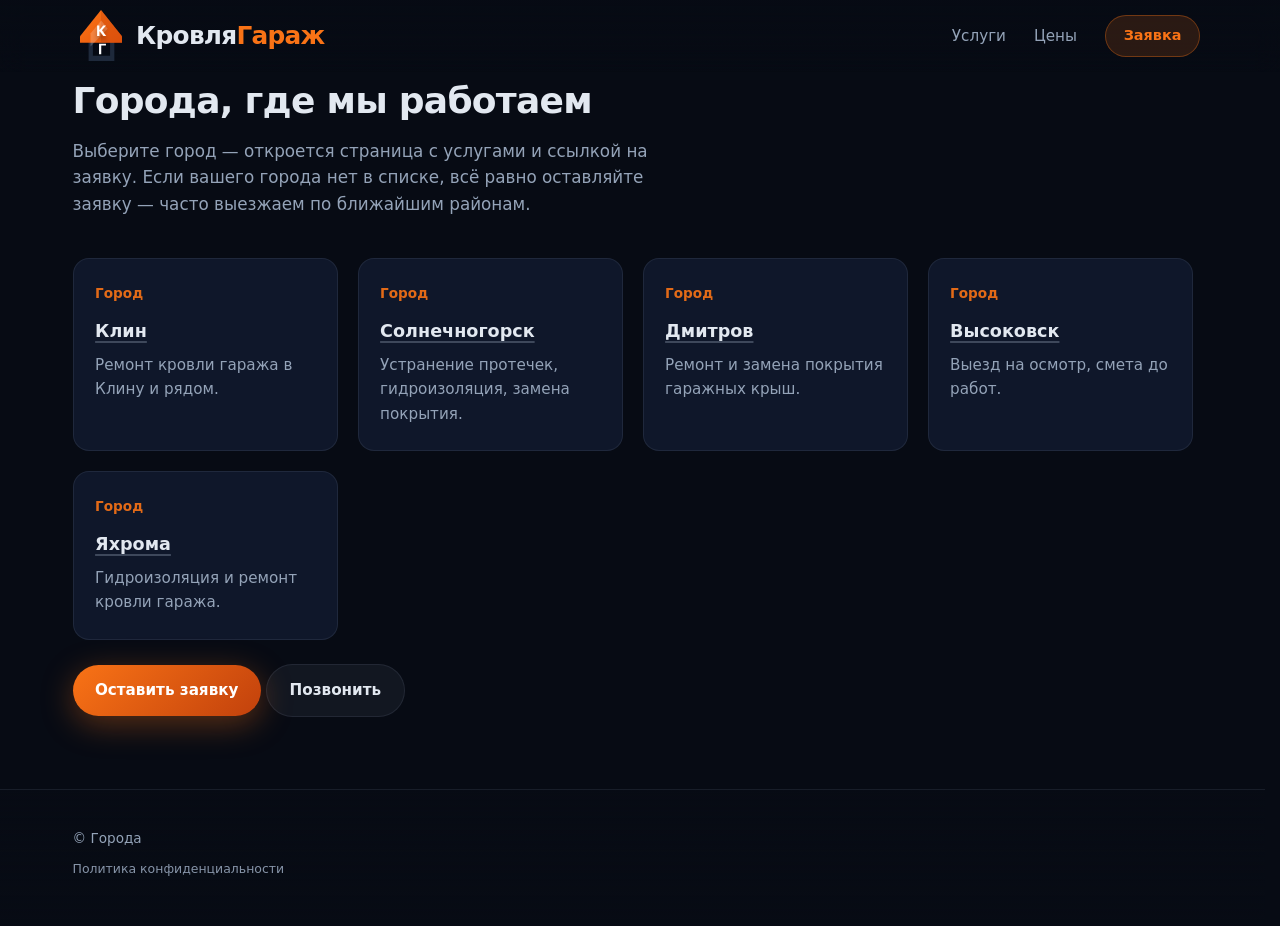
<file: cities/index.html>
<!DOCTYPE html>
<html lang="ru">
  <head>
    <meta charset="UTF-8" />
    <meta name="viewport" content="width=device-width, initial-scale=1.0, viewport-fit=cover" />
    <meta name="theme-color" content="#070b14" />
    <meta name="description" content="Города, где выполняем ремонт кровли гаража: Клин, Солнечногорск, Дмитров, Высоковск, Яхрома." />
    <meta name="robots" content="index,follow,max-snippet:-1,max-image-preview:large,max-video-preview:-1" />
    <title>Города — ремонт кровли гаража</title>

    <link rel="canonical" href="https://krovlya-garazhey-mo.ru/cities/index.html" />
    <link rel="stylesheet" href="../css/styles.css" />
    <link rel="icon" href="../images/logo.svg" type="image/svg+xml" />
  </head>
  <body>
    <header class="header">
      <div class="header__bg" aria-hidden="true"></div>
      <div class="container header__inner">
        <a href="../index.html" class="logo" aria-label="Кровля гараж — на главную">
          <img class="logo__img" src="../images/logo.svg" alt="" width="44" height="53" loading="eager" decoding="async" />
          <span class="logo__text">Кровля<span class="logo__accent">Гараж</span></span>
        </a>
        <nav class="nav" aria-label="Основная навигация">
          <a href="../index.html#services">Услуги</a>
          <a href="../index.html#prices">Цены</a>
          <a href="../index.html#order" class="nav__cta">Заявка</a>
        </nav>
        <button type="button" class="burger" aria-label="Открыть меню" aria-expanded="false">
          <span></span><span></span><span></span>
        </button>
      </div>
    </header>
    <button type="button" class="nav-overlay" id="nav-overlay" tabindex="-1" aria-label="Закрыть меню" aria-hidden="true"></button>

    <main>
      <section class="section">
        <div class="container">
          <h1 class="section__title">Города, где мы работаем</h1>
          <p class="section__subtitle">
            Выберите город — откроется страница с услугами и ссылкой на заявку. Если вашего города нет в списке, всё равно оставляйте
            заявку — часто выезжаем по ближайшим районам.
          </p>

          <div class="services__grid">
            <article class="card">
              <div class="card__icon">Город</div>
              <h2 class="card__title"><a href="./klin.html">Клин</a></h2>
              <p class="card__text">Ремонт кровли гаража в Клину и рядом.</p>
            </article>
            <article class="card">
              <div class="card__icon">Город</div>
              <h2 class="card__title"><a href="./solnechnogorsk.html">Солнечногорск</a></h2>
              <p class="card__text">Устранение протечек, гидроизоляция, замена покрытия.</p>
            </article>
            <article class="card">
              <div class="card__icon">Город</div>
              <h2 class="card__title"><a href="./dmitrov.html">Дмитров</a></h2>
              <p class="card__text">Ремонт и замена покрытия гаражных крыш.</p>
            </article>
            <article class="card">
              <div class="card__icon">Город</div>
              <h2 class="card__title"><a href="./vysokovsk.html">Высоковск</a></h2>
              <p class="card__text">Выезд на осмотр, смета до работ.</p>
            </article>
            <article class="card">
              <div class="card__icon">Город</div>
              <h2 class="card__title"><a href="./yahroma.html">Яхрома</a></h2>
              <p class="card__text">Гидроизоляция и ремонт кровли гаража.</p>
            </article>
          </div>

          <div style="margin-top: 1.5rem">
            <a href="../index.html#order" class="btn btn--primary">Оставить заявку</a>
            <a href="tel:+79152865429" class="btn btn--ghost">Позвонить</a>
          </div>
        </div>
      </section>
    </main>

    <footer class="footer">
      <div class="container footer__inner">
        <div class="footer__brand">
          <p class="footer__copy">© <span id="year"></span> Города</p>
          <p class="footer__note"><a href="../privacy.html">Политика конфиденциальности</a></p>
        </div>
      </div>
    </footer>

    <script src="../js/main.js" defer></script>
  </body>
</html>
</file>
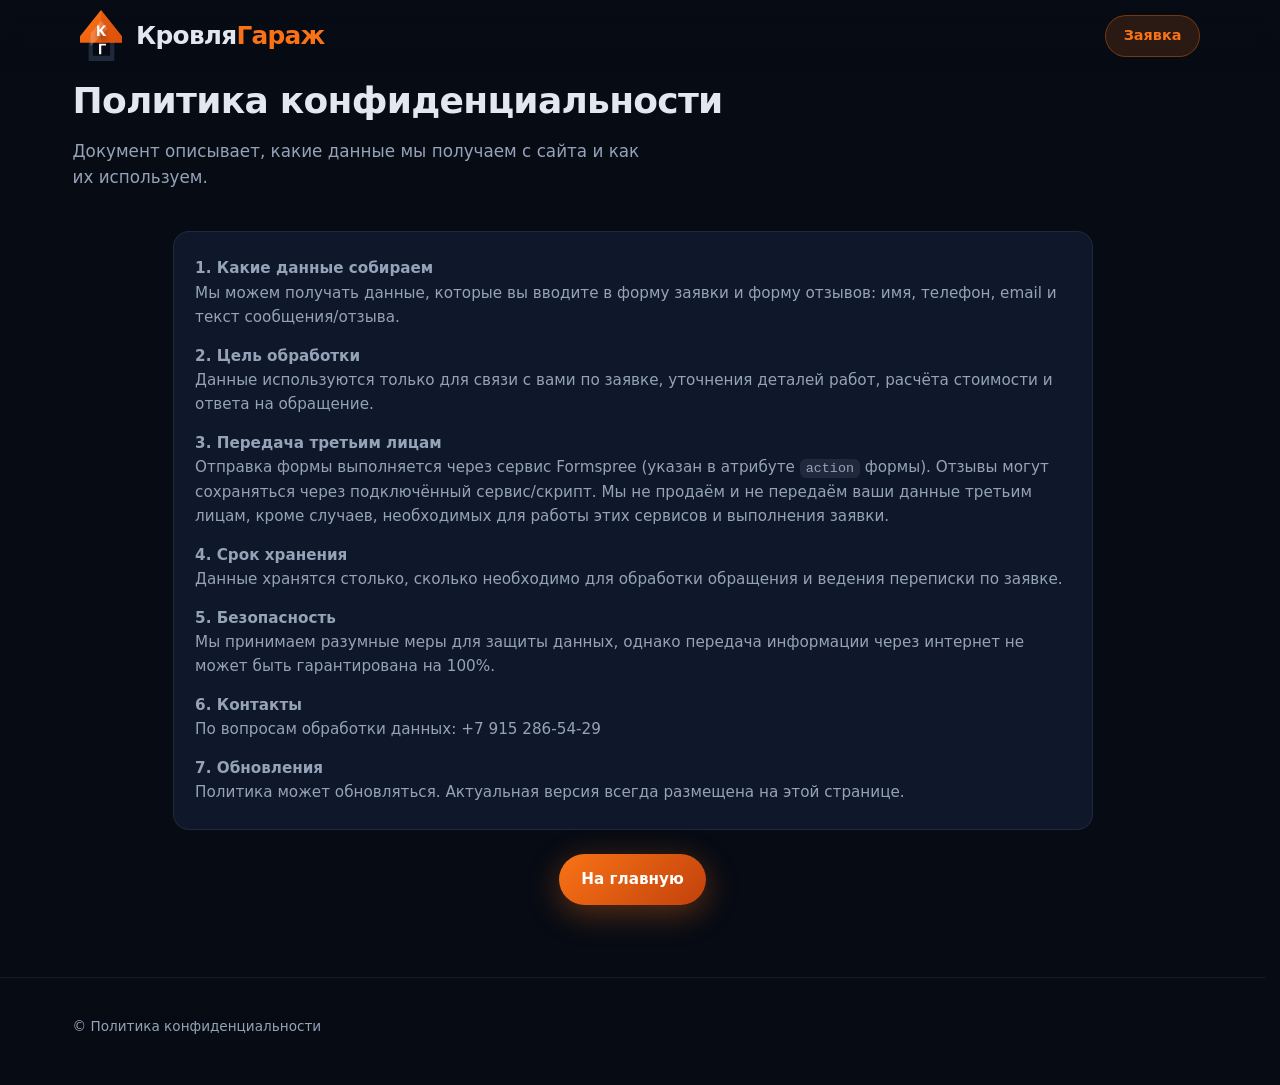
<file: privacy.html>
<!DOCTYPE html>
<html lang="ru">
  <head>
    <meta charset="UTF-8" />
    <meta name="viewport" content="width=device-width, initial-scale=1.0, viewport-fit=cover" />
    <meta name="theme-color" content="#070b14" />
    <meta name="description" content="Политика конфиденциальности. Как мы обрабатываем персональные данные из формы заявки и отзывов." />
    <meta name="robots" content="index,follow" />
    <title>Политика конфиденциальности</title>

    <link rel="canonical" href="https://krovlya-garazhey-mo.ru/privacy.html" />
    <link rel="stylesheet" href="css/styles.css" />
    <link rel="icon" href="images/logo.svg" type="image/svg+xml" />
  </head>
  <body>
    <header class="header">
      <div class="header__bg" aria-hidden="true"></div>
      <div class="container header__inner">
        <a href="./index.html" class="logo" aria-label="Кровля гараж — на главную">
          <img class="logo__img" src="images/logo.svg" alt="" width="44" height="53" loading="eager" decoding="async" />
          <span class="logo__text">Кровля<span class="logo__accent">Гараж</span></span>
        </a>
        <nav class="nav" aria-label="Основная навигация">
          <a href="./index.html#order" class="nav__cta">Заявка</a>
        </nav>
        <button type="button" class="burger" aria-label="Открыть меню" aria-expanded="false"><span></span><span></span><span></span></button>
      </div>
    </header>
    <button type="button" class="nav-overlay" id="nav-overlay" tabindex="-1" aria-label="Закрыть меню" aria-hidden="true"></button>

    <main>
      <section class="section">
        <div class="container">
          <h1 class="section__title">Политика конфиденциальности</h1>
          <p class="section__subtitle">Документ описывает, какие данные мы получаем с сайта и как их используем.</p>

          <div class="card" style="max-width: 920px; margin-inline: auto">
            <p class="card__text" style="margin-bottom: 0.9rem">
              <strong>1. Какие данные собираем</strong><br />
              Мы можем получать данные, которые вы вводите в форму заявки и форму отзывов: имя, телефон, email и текст сообщения/отзыва.
            </p>

            <p class="card__text" style="margin-bottom: 0.9rem">
              <strong>2. Цель обработки</strong><br />
              Данные используются только для связи с вами по заявке, уточнения деталей работ, расчёта стоимости и ответа на обращение.
            </p>

            <p class="card__text" style="margin-bottom: 0.9rem">
              <strong>3. Передача третьим лицам</strong><br />
              Отправка формы выполняется через сервис Formspree (указан в атрибуте <code>action</code> формы). Отзывы могут сохраняться через
              подключённый сервис/скрипт. Мы не продаём и не передаём ваши данные третьим лицам, кроме случаев, необходимых для работы этих
              сервисов и выполнения заявки.
            </p>

            <p class="card__text" style="margin-bottom: 0.9rem">
              <strong>4. Срок хранения</strong><br />
              Данные хранятся столько, сколько необходимо для обработки обращения и ведения переписки по заявке.
            </p>

            <p class="card__text" style="margin-bottom: 0.9rem">
              <strong>5. Безопасность</strong><br />
              Мы принимаем разумные меры для защиты данных, однако передача информации через интернет не может быть гарантирована на 100%.
            </p>

            <p class="card__text" style="margin-bottom: 0.9rem">
              <strong>6. Контакты</strong><br />
              По вопросам обработки данных: <a href="tel:+79152865429">+7&nbsp;915&nbsp;286‑54‑29</a>
            </p>

            <p class="card__text" style="margin: 0">
              <strong>7. Обновления</strong><br />
              Политика может обновляться. Актуальная версия всегда размещена на этой странице.
            </p>
          </div>

          <div style="margin-top: 1.5rem; text-align: center">
            <a href="./index.html" class="btn btn--primary">На главную</a>
          </div>
        </div>
      </section>
    </main>

    <footer class="footer">
      <div class="container footer__inner">
        <div class="footer__brand">
          <p class="footer__copy">© <span id="year"></span> Политика конфиденциальности</p>
        </div>
      </div>
    </footer>

    <script src="js/main.js" defer></script>
  </body>
</html>
</file>
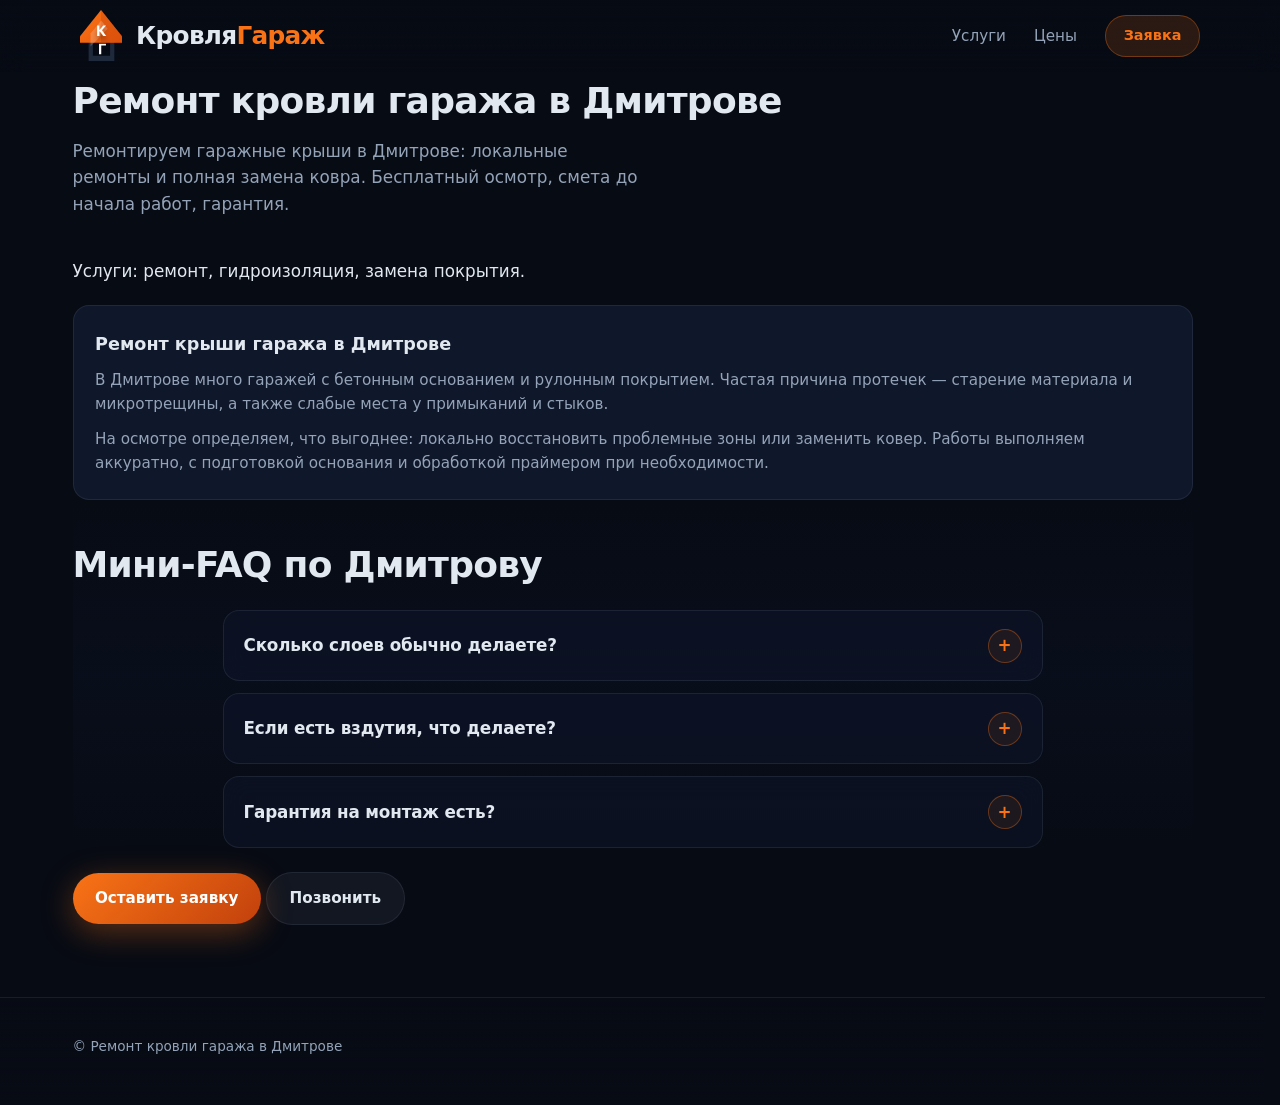
<file: cities/dmitrov.html>
<!DOCTYPE html>
<html lang="ru">
  <head>
    <meta charset="UTF-8" />
    <meta name="viewport" content="width=device-width, initial-scale=1.0, viewport-fit=cover" />
    <meta name="theme-color" content="#070b14" />
    <meta
      name="description"
      content="Ремонт кровли гаража в Дмитрове: устранение протечек, гидроизоляция, замена покрытия. Бесплатный осмотр и смета, гарантия."
    />
    <meta name="robots" content="index,follow,max-snippet:-1,max-image-preview:large,max-video-preview:-1" />
    <title>Ремонт кровли гаража в Дмитрове — с гарантией</title>

    <link rel="canonical" href="https://krovlya-garazhey-mo.ru/cities/dmitrov.html" />
    <link rel="stylesheet" href="../css/styles.css" />
    <link rel="icon" href="../images/logo.svg" type="image/svg+xml" />
  </head>
  <body>
    <header class="header">
      <div class="header__bg" aria-hidden="true"></div>
      <div class="container header__inner">
        <a href="../index.html" class="logo" aria-label="Кровля гараж — на главную">
          <img class="logo__img" src="../images/logo.svg" alt="" width="44" height="53" loading="eager" decoding="async" />
          <span class="logo__text">Кровля<span class="logo__accent">Гараж</span></span>
        </a>
        <nav class="nav" aria-label="Основная навигация">
          <a href="../index.html#services">Услуги</a>
          <a href="../index.html#prices">Цены</a>
          <a href="../index.html#order" class="nav__cta">Заявка</a>
        </nav>
        <button type="button" class="burger" aria-label="Открыть меню" aria-expanded="false">
          <span></span><span></span><span></span>
        </button>
      </div>
    </header>
    <button type="button" class="nav-overlay" id="nav-overlay" tabindex="-1" aria-label="Закрыть меню" aria-hidden="true"></button>

    <main>
      <section class="section">
        <div class="container">
          <h1 class="section__title">Ремонт кровли гаража в Дмитрове</h1>
          <p class="section__subtitle">
            Ремонтируем гаражные крыши в Дмитрове: локальные ремонты и полная замена ковра. Бесплатный осмотр, смета до начала работ, гарантия.
          </p>

          <p>
            Услуги:
            <a href="../services/remont-krovli-garazha.html">ремонт</a>,
            <a href="../services/gidroizolyaciya.html">гидроизоляция</a>,
            <a href="../services/zamena-pokrytiya.html">замена покрытия</a>.
          </p>

          <div class="card" style="margin-top: 1.25rem">
            <h2 class="card__title" style="margin-bottom: 0.6rem">Ремонт крыши гаража в Дмитрове</h2>
            <p class="card__text" style="margin-bottom: 0.65rem">
              В Дмитрове много гаражей с бетонным основанием и рулонным покрытием. Частая причина протечек — старение материала и микротрещины,
              а также слабые места у примыканий и стыков.
            </p>
            <p class="card__text" style="margin: 0">
              На осмотре определяем, что выгоднее: локально восстановить проблемные зоны или заменить ковер. Работы выполняем аккуратно, с
              подготовкой основания и обработкой праймером при необходимости.
            </p>
          </div>

          <section class="section faq" style="padding: 2.25rem 0 0">
            <h2 class="section__title" style="margin-bottom: 0.35rem">Мини‑FAQ по Дмитрову</h2>
            <div class="faq__list" style="margin-top: 1rem">
              <details class="faq__item">
                <summary class="faq__q">Сколько слоев обычно делаете?</summary>
                <div class="faq__a">Зависит от задачи. Часто делаем нижний слой + финишный материал с защитной посыпкой.</div>
              </details>
              <details class="faq__item">
                <summary class="faq__q">Если есть вздутия, что делаете?</summary>
                <div class="faq__a">Вскрываем, просушиваем/зачищаем проблемное место и усиливаем заплатками.</div>
              </details>
              <details class="faq__item">
                <summary class="faq__q">Гарантия на монтаж есть?</summary>
                <div class="faq__a">Да, гарантия на монтаж — от 5 лет.</div>
              </details>
            </div>
          </section>

          <div style="margin-top: 1.5rem">
            <a href="../index.html?city=Дмитров#order" class="btn btn--primary">Оставить заявку</a>
            <a href="tel:+79152865429" class="btn btn--ghost">Позвонить</a>
          </div>
        </div>
      </section>
    </main>

    <footer class="footer">
      <div class="container footer__inner">
        <div class="footer__brand">
          <p class="footer__copy">© <span id="year"></span> Ремонт кровли гаража в Дмитрове</p>
        </div>
      </div>
    </footer>

    <script src="../js/main.js" defer></script>
  </body>
</html>
</file>
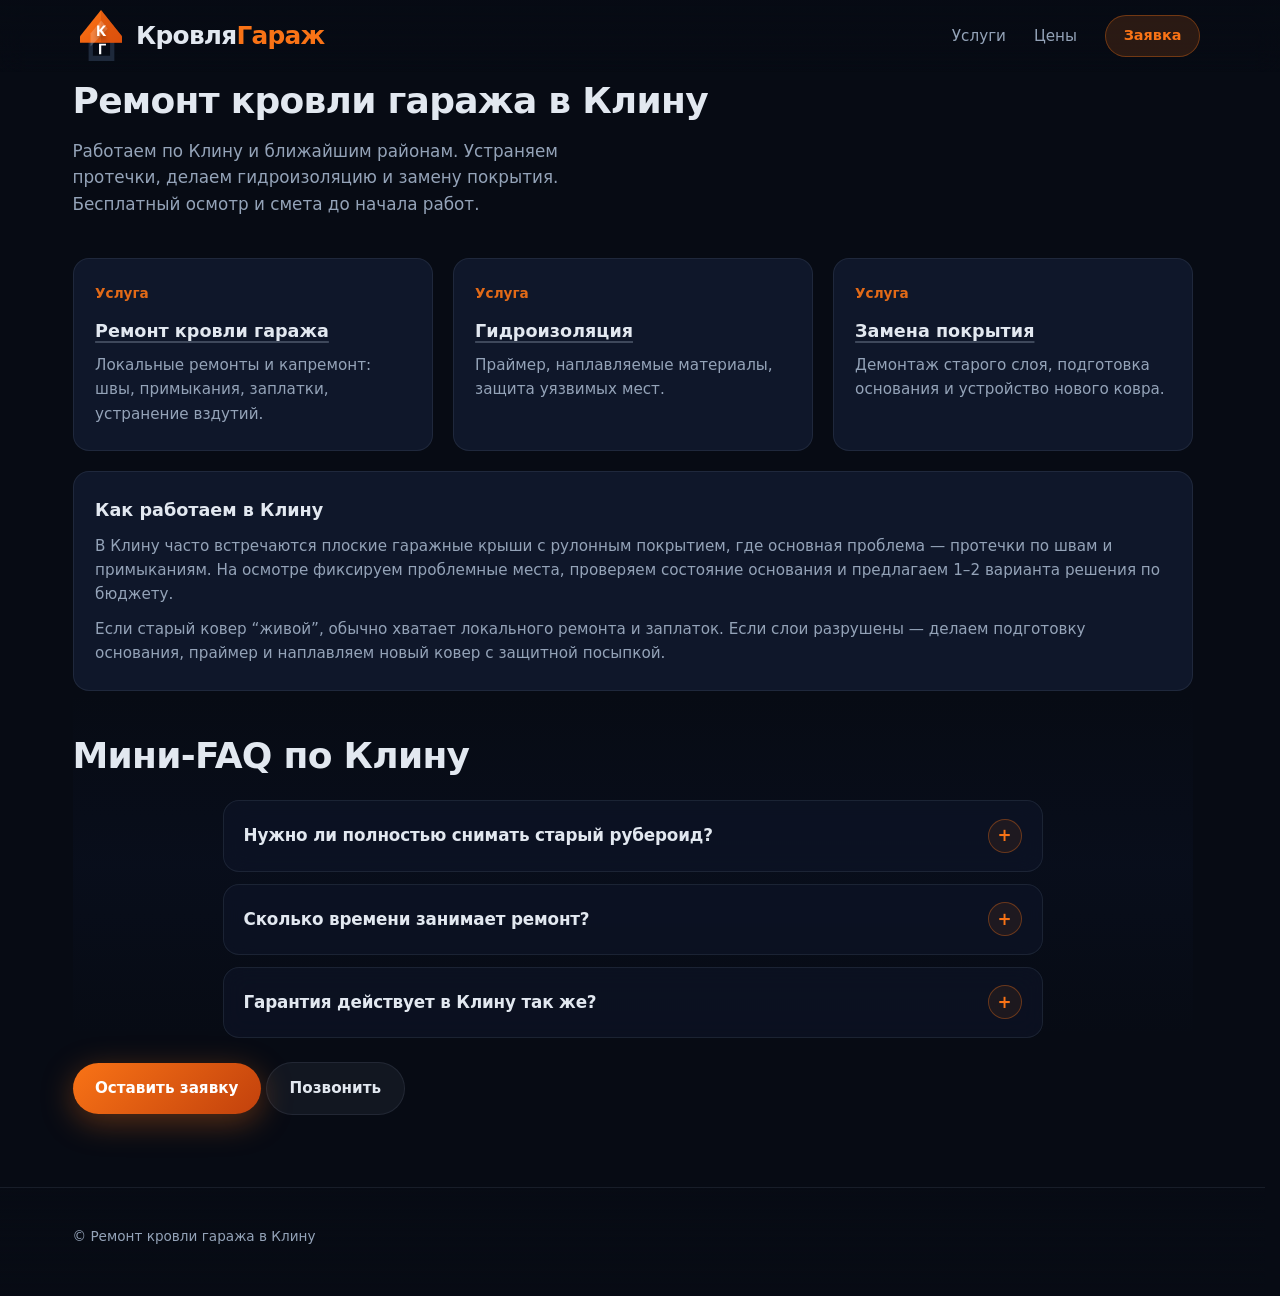
<file: cities/klin.html>
<!DOCTYPE html>
<html lang="ru">
  <head>
    <meta charset="UTF-8" />
    <meta name="viewport" content="width=device-width, initial-scale=1.0, viewport-fit=cover" />
    <meta name="theme-color" content="#070b14" />
    <meta
      name="description"
      content="Ремонт кровли гаража в Клину: устранение протечек, гидроизоляция, замена покрытия. Бесплатный осмотр и смета до работ, гарантия."
    />
    <meta name="robots" content="index,follow,max-snippet:-1,max-image-preview:large,max-video-preview:-1" />
    <title>Ремонт кровли гаража в Клину — цена, сроки, гарантия</title>

    <link rel="canonical" href="https://krovlya-garazhey-mo.ru/cities/klin.html" />
    <link rel="stylesheet" href="../css/styles.css" />
    <link rel="icon" href="../images/logo.svg" type="image/svg+xml" />
  </head>
  <body>
    <header class="header">
      <div class="header__bg" aria-hidden="true"></div>
      <div class="container header__inner">
        <a href="../index.html" class="logo" aria-label="Кровля гараж — на главную">
          <img class="logo__img" src="../images/logo.svg" alt="" width="44" height="53" loading="eager" decoding="async" />
          <span class="logo__text">Кровля<span class="logo__accent">Гараж</span></span>
        </a>
        <nav class="nav" aria-label="Основная навигация">
          <a href="../index.html#services">Услуги</a>
          <a href="../index.html#prices">Цены</a>
          <a href="../index.html#order" class="nav__cta">Заявка</a>
        </nav>
        <button type="button" class="burger" aria-label="Открыть меню" aria-expanded="false">
          <span></span><span></span><span></span>
        </button>
      </div>
    </header>
    <button type="button" class="nav-overlay" id="nav-overlay" tabindex="-1" aria-label="Закрыть меню" aria-hidden="true"></button>

    <main>
      <section class="section">
        <div class="container">
          <h1 class="section__title">Ремонт кровли гаража в Клину</h1>
          <p class="section__subtitle">
            Работаем по Клину и ближайшим районам. Устраняем протечки, делаем гидроизоляцию и замену покрытия. Бесплатный осмотр и смета
            до начала работ.
          </p>

          <div class="services__grid">
            <article class="card">
              <div class="card__icon">Услуга</div>
              <h2 class="card__title"><a href="../services/remont-krovli-garazha.html">Ремонт кровли гаража</a></h2>
              <p class="card__text">Локальные ремонты и капремонт: швы, примыкания, заплатки, устранение вздутий.</p>
            </article>
            <article class="card">
              <div class="card__icon">Услуга</div>
              <h2 class="card__title"><a href="../services/gidroizolyaciya.html">Гидроизоляция</a></h2>
              <p class="card__text">Праймер, наплавляемые материалы, защита уязвимых мест.</p>
            </article>
            <article class="card">
              <div class="card__icon">Услуга</div>
              <h2 class="card__title"><a href="../services/zamena-pokrytiya.html">Замена покрытия</a></h2>
              <p class="card__text">Демонтаж старого слоя, подготовка основания и устройство нового ковра.</p>
            </article>
          </div>

          <div class="card" style="margin-top: 1.25rem">
            <h2 class="card__title" style="margin-bottom: 0.6rem">Как работаем в Клину</h2>
            <p class="card__text" style="margin-bottom: 0.65rem">
              В Клину часто встречаются плоские гаражные крыши с рулонным покрытием, где основная проблема — протечки по швам и примыканиям.
              На осмотре фиксируем проблемные места, проверяем состояние основания и предлагаем 1–2 варианта решения по бюджету.
            </p>
            <p class="card__text" style="margin: 0">
              Если старый ковер “живой”, обычно хватает локального ремонта и заплаток. Если слои разрушены — делаем подготовку основания,
              праймер и наплавляем новый ковер с защитной посыпкой.
            </p>
          </div>

          <section class="section faq" style="padding: 2.25rem 0 0">
            <h2 class="section__title" style="margin-bottom: 0.35rem">Мини‑FAQ по Клину</h2>
            <div class="faq__list" style="margin-top: 1rem">
              <details class="faq__item">
                <summary class="faq__q">Нужно ли полностью снимать старый рубероид?</summary>
                <div class="faq__a">Не всегда. Если ковер в приемлемом состоянии, можно уложить новый слой сверху после подготовки.</div>
              </details>
              <details class="faq__item">
                <summary class="faq__q">Сколько времени занимает ремонт?</summary>
                <div class="faq__a">Чаще всего 1–3 дня, в зависимости от объёма демонтажа и подготовки основания.</div>
              </details>
              <details class="faq__item">
                <summary class="faq__q">Гарантия действует в Клину так же?</summary>
                <div class="faq__a">Да. На монтаж — от 5 лет, условия одинаковые.</div>
              </details>
            </div>
          </section>

          <div style="margin-top: 1.5rem">
            <a href="../index.html?city=Клин#order" class="btn btn--primary">Оставить заявку</a>
            <a href="tel:+79152865429" class="btn btn--ghost">Позвонить</a>
          </div>
        </div>
      </section>
    </main>

    <footer class="footer">
      <div class="container footer__inner">
        <div class="footer__brand">
          <p class="footer__copy">© <span id="year"></span> Ремонт кровли гаража в Клину</p>
        </div>
      </div>
    </footer>

    <script src="../js/main.js" defer></script>
  </body>
</html>
</file>
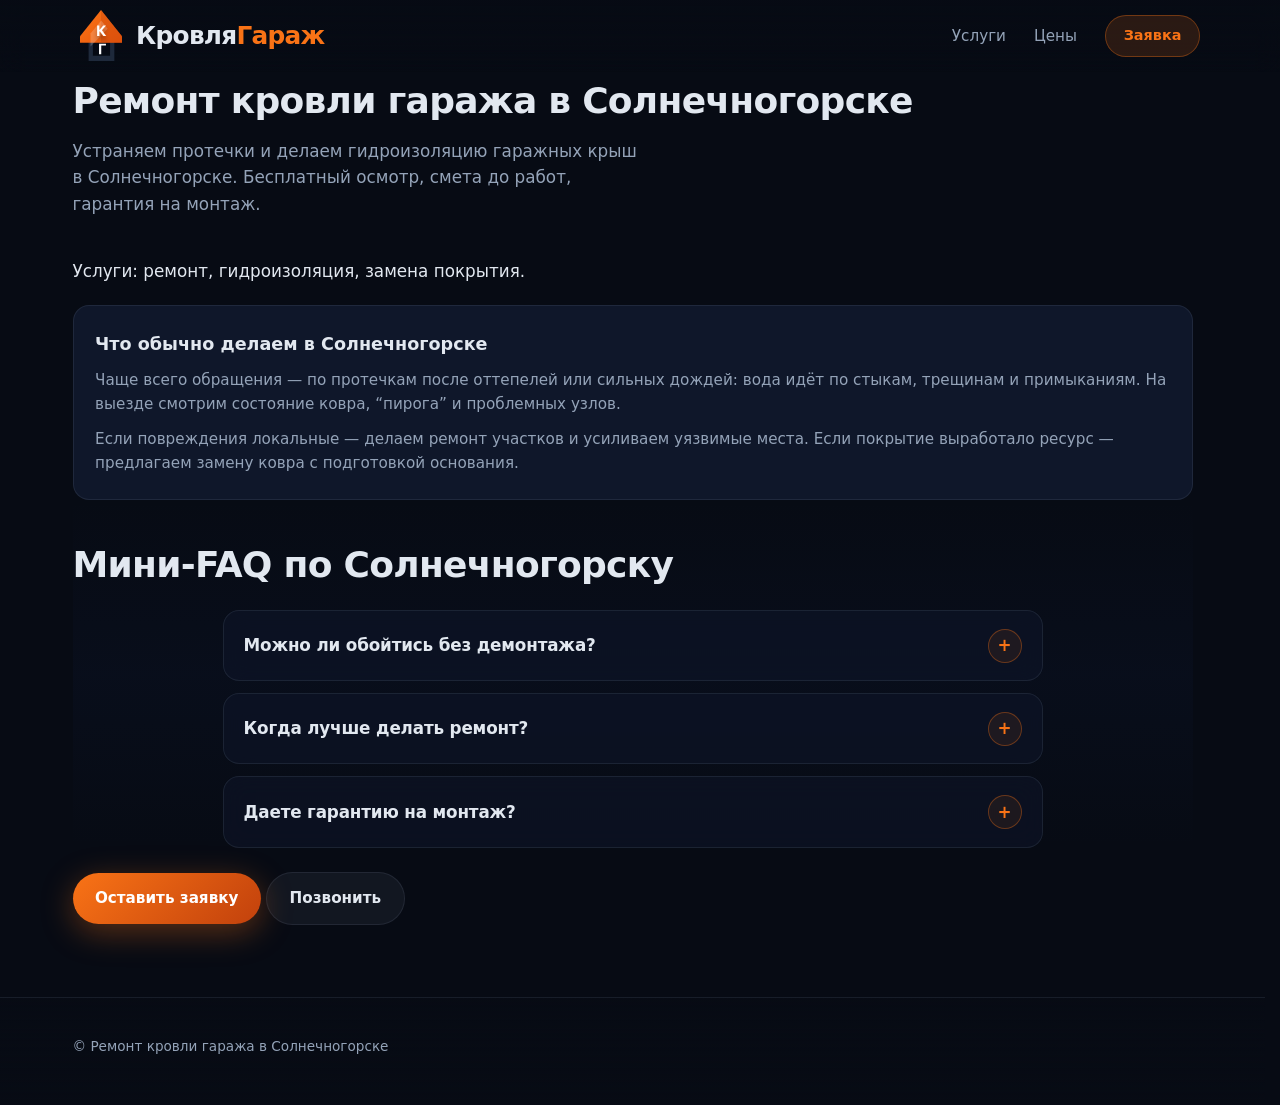
<file: cities/solnechnogorsk.html>
<!DOCTYPE html>
<html lang="ru">
  <head>
    <meta charset="UTF-8" />
    <meta name="viewport" content="width=device-width, initial-scale=1.0, viewport-fit=cover" />
    <meta name="theme-color" content="#070b14" />
    <meta
      name="description"
      content="Ремонт кровли гаража в Солнечногорске: устранение протечек, гидроизоляция, замена покрытия. Бесплатный осмотр и смета, гарантия."
    />
    <meta name="robots" content="index,follow,max-snippet:-1,max-image-preview:large,max-video-preview:-1" />
    <title>Ремонт кровли гаража в Солнечногорске — с гарантией</title>

    <link rel="canonical" href="https://krovlya-garazhey-mo.ru/cities/solnechnogorsk.html" />
    <link rel="stylesheet" href="../css/styles.css" />
    <link rel="icon" href="../images/logo.svg" type="image/svg+xml" />
  </head>
  <body>
    <header class="header">
      <div class="header__bg" aria-hidden="true"></div>
      <div class="container header__inner">
        <a href="../index.html" class="logo" aria-label="Кровля гараж — на главную">
          <img class="logo__img" src="../images/logo.svg" alt="" width="44" height="53" loading="eager" decoding="async" />
          <span class="logo__text">Кровля<span class="logo__accent">Гараж</span></span>
        </a>
        <nav class="nav" aria-label="Основная навигация">
          <a href="../index.html#services">Услуги</a>
          <a href="../index.html#prices">Цены</a>
          <a href="../index.html#order" class="nav__cta">Заявка</a>
        </nav>
        <button type="button" class="burger" aria-label="Открыть меню" aria-expanded="false">
          <span></span><span></span><span></span>
        </button>
      </div>
    </header>
    <button type="button" class="nav-overlay" id="nav-overlay" tabindex="-1" aria-label="Закрыть меню" aria-hidden="true"></button>

    <main>
      <section class="section">
        <div class="container">
          <h1 class="section__title">Ремонт кровли гаража в Солнечногорске</h1>
          <p class="section__subtitle">
            Устраняем протечки и делаем гидроизоляцию гаражных крыш в Солнечногорске. Бесплатный осмотр, смета до работ, гарантия на монтаж.
          </p>

          <p>
            Услуги:
            <a href="../services/remont-krovli-garazha.html">ремонт</a>,
            <a href="../services/gidroizolyaciya.html">гидроизоляция</a>,
            <a href="../services/zamena-pokrytiya.html">замена покрытия</a>.
          </p>

          <div class="card" style="margin-top: 1.25rem">
            <h2 class="card__title" style="margin-bottom: 0.6rem">Что обычно делаем в Солнечногорске</h2>
            <p class="card__text" style="margin-bottom: 0.65rem">
              Чаще всего обращения — по протечкам после оттепелей или сильных дождей: вода идёт по стыкам, трещинам и примыканиям. На выезде
              смотрим состояние ковра, “пирога” и проблемных узлов.
            </p>
            <p class="card__text" style="margin: 0">
              Если повреждения локальные — делаем ремонт участков и усиливаем уязвимые места. Если покрытие выработало ресурс — предлагаем
              замену ковра с подготовкой основания.
            </p>
          </div>

          <section class="section faq" style="padding: 2.25rem 0 0">
            <h2 class="section__title" style="margin-bottom: 0.35rem">Мини‑FAQ по Солнечногорску</h2>
            <div class="faq__list" style="margin-top: 1rem">
              <details class="faq__item">
                <summary class="faq__q">Можно ли обойтись без демонтажа?</summary>
                <div class="faq__a">Иногда да: при нормальном основании и “живом” старом слое можно сделать ремонт и/или новый слой сверху.</div>
              </details>
              <details class="faq__item">
                <summary class="faq__q">Когда лучше делать ремонт?</summary>
                <div class="faq__a">Лучше в сухую погоду, но аварийные протечки стараемся закрывать максимально быстро.</div>
              </details>
              <details class="faq__item">
                <summary class="faq__q">Даете гарантию на монтаж?</summary>
                <div class="faq__a">Да, гарантия на монтаж — от 5 лет.</div>
              </details>
            </div>
          </section>

          <div style="margin-top: 1.5rem">
            <a href="../index.html?city=Солнечногорск#order" class="btn btn--primary">Оставить заявку</a>
            <a href="tel:+79152865429" class="btn btn--ghost">Позвонить</a>
          </div>
        </div>
      </section>
    </main>

    <footer class="footer">
      <div class="container footer__inner">
        <div class="footer__brand">
          <p class="footer__copy">© <span id="year"></span> Ремонт кровли гаража в Солнечногорске</p>
        </div>
      </div>
    </footer>

    <script src="../js/main.js" defer></script>
  </body>
</html>
</file>
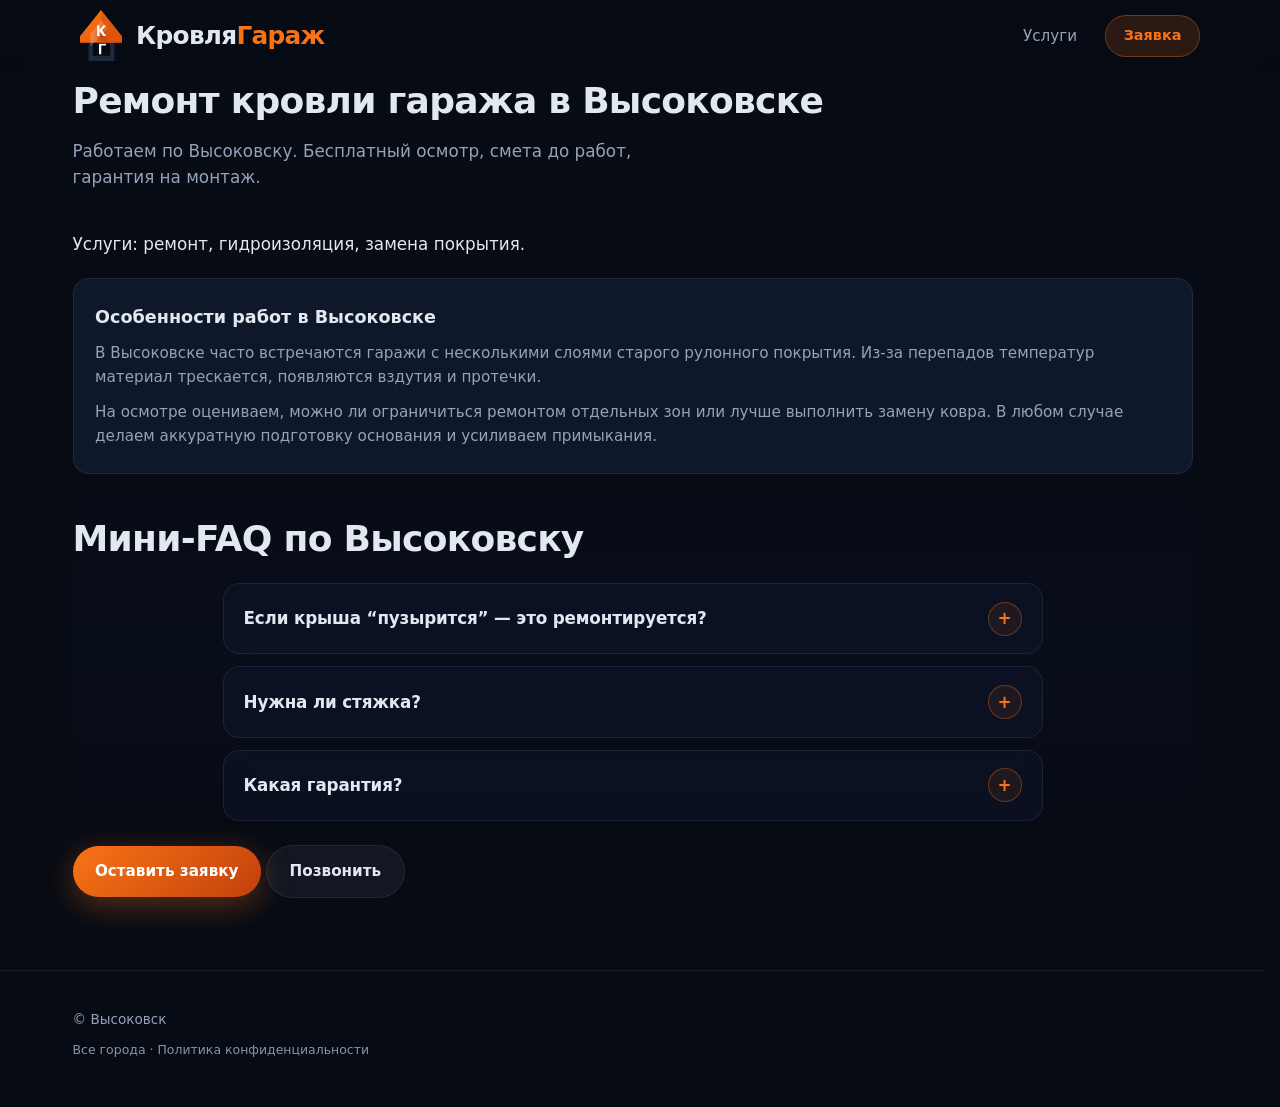
<file: cities/vysokovsk.html>
<!DOCTYPE html>
<html lang="ru">
  <head>
    <meta charset="UTF-8" />
    <meta name="viewport" content="width=device-width, initial-scale=1.0, viewport-fit=cover" />
    <meta name="theme-color" content="#070b14" />
    <meta name="description" content="Ремонт кровли гаража в Высоковске: устранение протечек, гидроизоляция, замена покрытия. Бесплатный осмотр, смета, гарантия." />
    <meta name="robots" content="index,follow,max-snippet:-1,max-image-preview:large,max-video-preview:-1" />
    <title>Ремонт кровли гаража в Высоковске — с гарантией</title>
    <link rel="canonical" href="https://krovlya-garazhey-mo.ru/cities/vysokovsk.html" />
    <link rel="stylesheet" href="../css/styles.css" />
    <link rel="icon" href="../images/logo.svg" type="image/svg+xml" />
  </head>
  <body>
    <header class="header">
      <div class="header__bg" aria-hidden="true"></div>
      <div class="container header__inner">
        <a href="../index.html" class="logo" aria-label="Кровля гараж — на главную">
          <img class="logo__img" src="../images/logo.svg" alt="" width="44" height="53" loading="eager" decoding="async" />
          <span class="logo__text">Кровля<span class="logo__accent">Гараж</span></span>
        </a>
        <nav class="nav" aria-label="Основная навигация">
          <a href="../index.html#services">Услуги</a>
          <a href="../index.html#order" class="nav__cta">Заявка</a>
        </nav>
        <button type="button" class="burger" aria-label="Открыть меню" aria-expanded="false"><span></span><span></span><span></span></button>
      </div>
    </header>
    <button type="button" class="nav-overlay" id="nav-overlay" tabindex="-1" aria-label="Закрыть меню" aria-hidden="true"></button>
    <main>
      <section class="section">
        <div class="container">
          <h1 class="section__title">Ремонт кровли гаража в Высоковске</h1>
          <p class="section__subtitle">Работаем по Высоковску. Бесплатный осмотр, смета до работ, гарантия на монтаж.</p>
          <p>
            Услуги:
            <a href="../services/remont-krovli-garazha.html">ремонт</a>,
            <a href="../services/gidroizolyaciya.html">гидроизоляция</a>,
            <a href="../services/zamena-pokrytiya.html">замена покрытия</a>.
          </p>

          <div class="card" style="margin-top: 1.25rem">
            <h2 class="card__title" style="margin-bottom: 0.6rem">Особенности работ в Высоковске</h2>
            <p class="card__text" style="margin-bottom: 0.65rem">
              В Высоковске часто встречаются гаражи с несколькими слоями старого рулонного покрытия. Из‑за перепадов температур материал
              трескается, появляются вздутия и протечки.
            </p>
            <p class="card__text" style="margin: 0">
              На осмотре оцениваем, можно ли ограничиться ремонтом отдельных зон или лучше выполнить замену ковра. В любом случае делаем
              аккуратную подготовку основания и усиливаем примыкания.
            </p>
          </div>

          <section class="section faq" style="padding: 2.25rem 0 0">
            <h2 class="section__title" style="margin-bottom: 0.35rem">Мини‑FAQ по Высоковску</h2>
            <div class="faq__list" style="margin-top: 1rem">
              <details class="faq__item">
                <summary class="faq__q">Если крыша “пузырится” — это ремонтируется?</summary>
                <div class="faq__a">Да. Вздутия вскрываем, зачищаем и усиливаем заплатками, чтобы убрать течь.</div>
              </details>
              <details class="faq__item">
                <summary class="faq__q">Нужна ли стяжка?</summary>
                <div class="faq__a">Только если основание сильно неровное или нужно восстановить уклон.</div>
              </details>
              <details class="faq__item">
                <summary class="faq__q">Какая гарантия?</summary>
                <div class="faq__a">Гарантия на монтаж — от 5 лет.</div>
              </details>
            </div>
          </section>

          <div style="margin-top: 1.5rem">
            <a href="../index.html?city=Высоковск#order" class="btn btn--primary">Оставить заявку</a>
            <a href="tel:+79152865429" class="btn btn--ghost">Позвонить</a>
          </div>
        </div>
      </section>
    </main>
    <footer class="footer">
      <div class="container footer__inner">
        <div class="footer__brand">
          <p class="footer__copy">© <span id="year"></span> Высоковск</p>
          <p class="footer__note"><a href="./index.html">Все города</a> · <a href="../privacy.html">Политика конфиденциальности</a></p>
        </div>
      </div>
    </footer>
    <script src="../js/main.js" defer></script>
  </body>
</html>
</file>
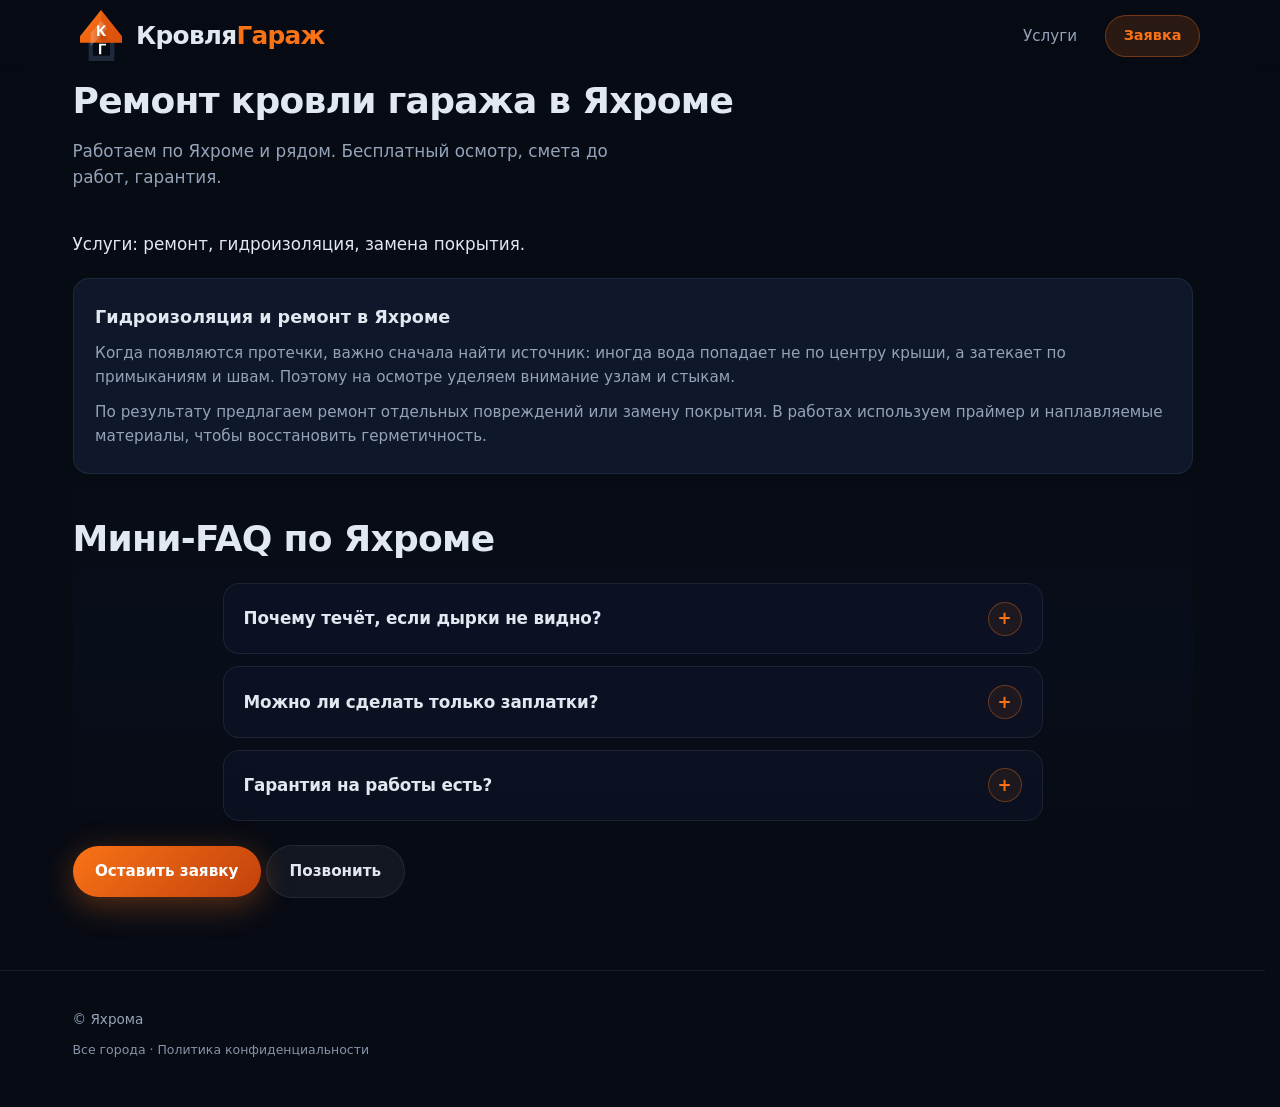
<file: cities/yahroma.html>
<!DOCTYPE html>
<html lang="ru">
  <head>
    <meta charset="UTF-8" />
    <meta name="viewport" content="width=device-width, initial-scale=1.0, viewport-fit=cover" />
    <meta name="theme-color" content="#070b14" />
    <meta name="description" content="Ремонт кровли гаража в Яхроме: протечки, гидроизоляция, замена покрытия. Бесплатный осмотр, смета, гарантия." />
    <meta name="robots" content="index,follow,max-snippet:-1,max-image-preview:large,max-video-preview:-1" />
    <title>Ремонт кровли гаража в Яхроме — с гарантией</title>
    <link rel="canonical" href="https://krovlya-garazhey-mo.ru/cities/yahroma.html" />
    <link rel="stylesheet" href="../css/styles.css" />
    <link rel="icon" href="../images/logo.svg" type="image/svg+xml" />
  </head>
  <body>
    <header class="header">
      <div class="header__bg" aria-hidden="true"></div>
      <div class="container header__inner">
        <a href="../index.html" class="logo" aria-label="Кровля гараж — на главную">
          <img class="logo__img" src="../images/logo.svg" alt="" width="44" height="53" loading="eager" decoding="async" />
          <span class="logo__text">Кровля<span class="logo__accent">Гараж</span></span>
        </a>
        <nav class="nav" aria-label="Основная навигация">
          <a href="../index.html#services">Услуги</a>
          <a href="../index.html#order" class="nav__cta">Заявка</a>
        </nav>
        <button type="button" class="burger" aria-label="Открыть меню" aria-expanded="false"><span></span><span></span><span></span></button>
      </div>
    </header>
    <button type="button" class="nav-overlay" id="nav-overlay" tabindex="-1" aria-label="Закрыть меню" aria-hidden="true"></button>
    <main>
      <section class="section">
        <div class="container">
          <h1 class="section__title">Ремонт кровли гаража в Яхроме</h1>
          <p class="section__subtitle">Работаем по Яхроме и рядом. Бесплатный осмотр, смета до работ, гарантия.</p>
          <p>
            Услуги:
            <a href="../services/remont-krovli-garazha.html">ремонт</a>,
            <a href="../services/gidroizolyaciya.html">гидроизоляция</a>,
            <a href="../services/zamena-pokrytiya.html">замена покрытия</a>.
          </p>

          <div class="card" style="margin-top: 1.25rem">
            <h2 class="card__title" style="margin-bottom: 0.6rem">Гидроизоляция и ремонт в Яхроме</h2>
            <p class="card__text" style="margin-bottom: 0.65rem">
              Когда появляются протечки, важно сначала найти источник: иногда вода попадает не по центру крыши, а затекает по примыканиям и
              швам. Поэтому на осмотре уделяем внимание узлам и стыкам.
            </p>
            <p class="card__text" style="margin: 0">
              По результату предлагаем ремонт отдельных повреждений или замену покрытия. В работах используем праймер и наплавляемые
              материалы, чтобы восстановить герметичность.
            </p>
          </div>

          <section class="section faq" style="padding: 2.25rem 0 0">
            <h2 class="section__title" style="margin-bottom: 0.35rem">Мини‑FAQ по Яхроме</h2>
            <div class="faq__list" style="margin-top: 1rem">
              <details class="faq__item">
                <summary class="faq__q">Почему течёт, если дырки не видно?</summary>
                <div class="faq__a">Часто причина в швах, микротрещинах и примыканиях — вода может “гулять” по слоям.</div>
              </details>
              <details class="faq__item">
                <summary class="faq__q">Можно ли сделать только заплатки?</summary>
                <div class="faq__a">Да, если проблема локальная и ковер в целом целый. Если слои разрушены — лучше замена.</div>
              </details>
              <details class="faq__item">
                <summary class="faq__q">Гарантия на работы есть?</summary>
                <div class="faq__a">Да, гарантия на монтаж — от 5 лет.</div>
              </details>
            </div>
          </section>

          <div style="margin-top: 1.5rem">
            <a href="../index.html?city=Яхрома#order" class="btn btn--primary">Оставить заявку</a>
            <a href="tel:+79152865429" class="btn btn--ghost">Позвонить</a>
          </div>
        </div>
      </section>
    </main>
    <footer class="footer">
      <div class="container footer__inner">
        <div class="footer__brand">
          <p class="footer__copy">© <span id="year"></span> Яхрома</p>
          <p class="footer__note"><a href="./index.html">Все города</a> · <a href="../privacy.html">Политика конфиденциальности</a></p>
        </div>
      </div>
    </footer>
    <script src="../js/main.js" defer></script>
  </body>
</html>
</file>
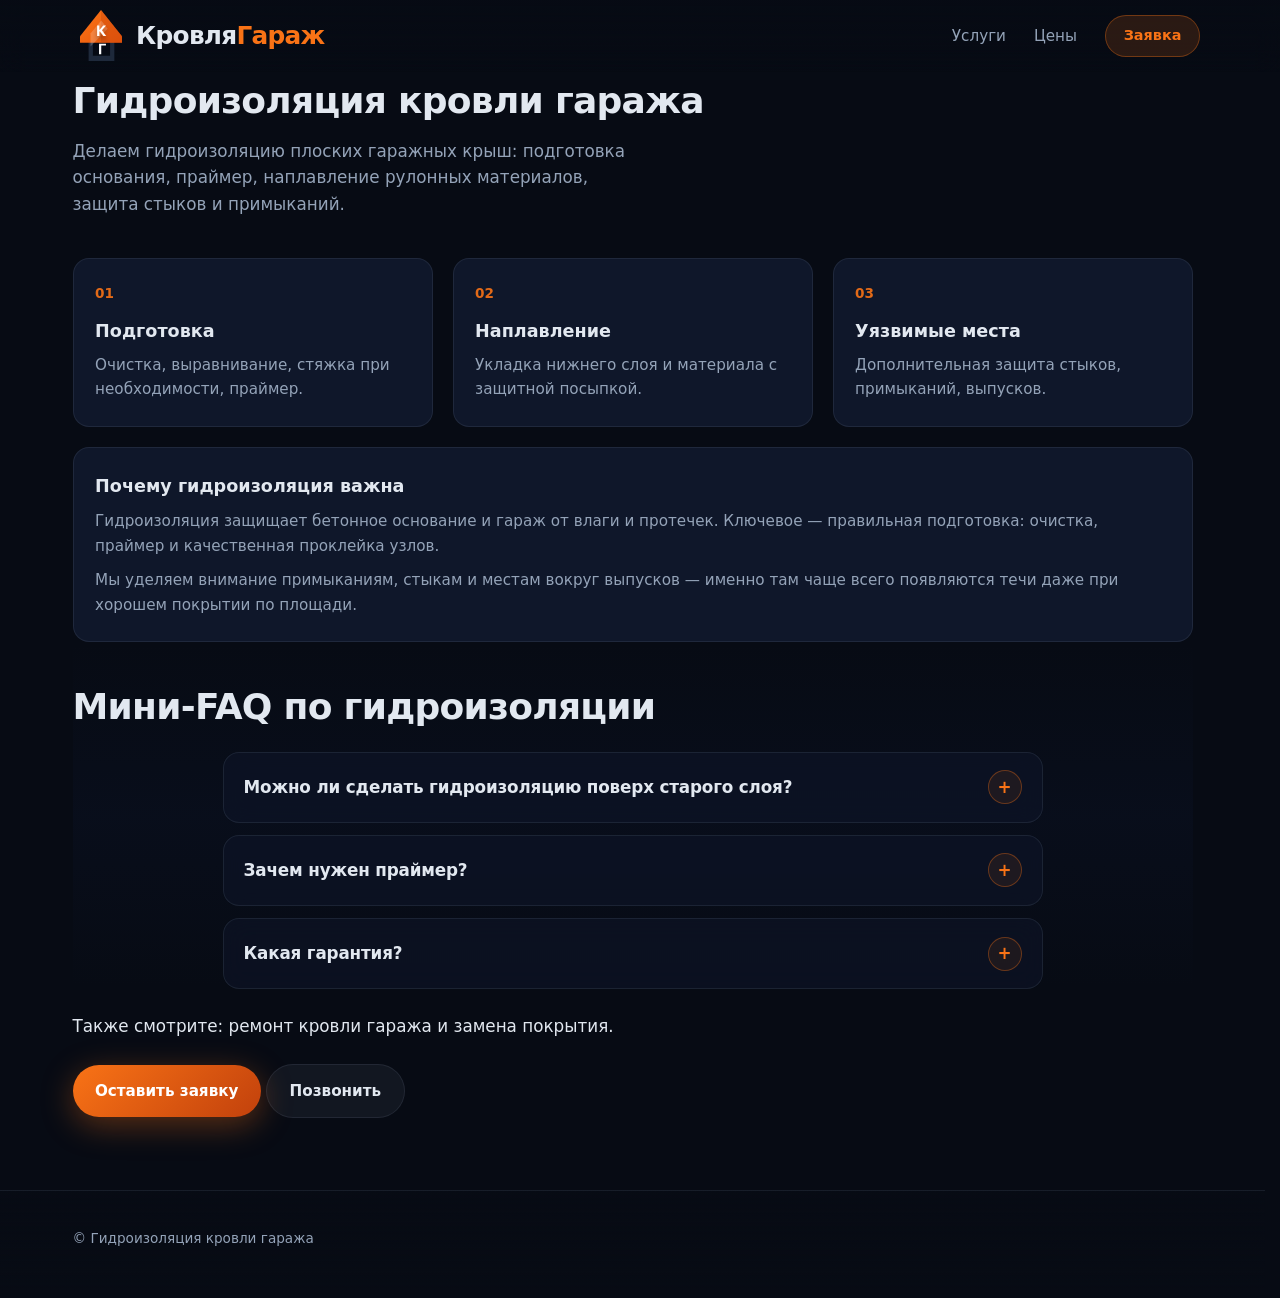
<file: services/gidroizolyaciya.html>
<!DOCTYPE html>
<html lang="ru">
  <head>
    <meta charset="UTF-8" />
    <meta name="viewport" content="width=device-width, initial-scale=1.0, viewport-fit=cover" />
    <meta name="theme-color" content="#070b14" />
    <meta
      name="description"
      content="Гидроизоляция кровли гаража: наплавляемые рулонные материалы, праймер, обработка примыканий. Бесплатный осмотр и смета, гарантия."
    />
    <meta name="robots" content="index,follow,max-snippet:-1,max-image-preview:large,max-video-preview:-1" />
    <title>Гидроизоляция кровли гаража — рулонные материалы, гарантия</title>

    <link rel="canonical" href="https://krovlya-garazhey-mo.ru/services/gidroizolyaciya.html" />
    <link rel="stylesheet" href="../css/styles.css" />
    <link rel="icon" href="../images/logo.svg" type="image/svg+xml" />

    <script type="application/ld+json">
      {
        "@context": "https://schema.org",
        "@type": "Service",
        "name": "Гидроизоляция кровли гаража",
        "serviceType": "Рулонная гидроизоляция, праймер, наплавляемая кровля, обработка примыканий",
        "areaServed": {
          "@type": "GeoCircle",
          "geoMidpoint": { "@type": "GeoCoordinates", "latitude": 56.33, "longitude": 36.73 },
          "geoRadius": 100000
        }
      }
    </script>
  </head>
  <body>
    <header class="header">
      <div class="header__bg" aria-hidden="true"></div>
      <div class="container header__inner">
        <a href="../index.html" class="logo" aria-label="Кровля гараж — на главную">
          <img class="logo__img" src="../images/logo.svg" alt="" width="44" height="53" loading="eager" decoding="async" />
          <span class="logo__text">Кровля<span class="logo__accent">Гараж</span></span>
        </a>
        <nav class="nav" aria-label="Основная навигация">
          <a href="../index.html#services">Услуги</a>
          <a href="../index.html#prices">Цены</a>
          <a href="../index.html#order" class="nav__cta">Заявка</a>
        </nav>
        <button type="button" class="burger" aria-label="Открыть меню" aria-expanded="false">
          <span></span><span></span><span></span>
        </button>
      </div>
    </header>
    <button type="button" class="nav-overlay" id="nav-overlay" tabindex="-1" aria-label="Закрыть меню" aria-hidden="true"></button>

    <main>
      <section class="section">
        <div class="container">
          <h1 class="section__title">Гидроизоляция кровли гаража</h1>
          <p class="section__subtitle">
            Делаем гидроизоляцию плоских гаражных крыш: подготовка основания, праймер, наплавление рулонных материалов, защита стыков и
            примыканий.
          </p>

          <div class="services__grid">
            <article class="card">
              <div class="card__icon">01</div>
              <h2 class="card__title">Подготовка</h2>
              <p class="card__text">Очистка, выравнивание, стяжка при необходимости, праймер.</p>
            </article>
            <article class="card">
              <div class="card__icon">02</div>
              <h2 class="card__title">Наплавление</h2>
              <p class="card__text">Укладка нижнего слоя и материала с защитной посыпкой.</p>
            </article>
            <article class="card">
              <div class="card__icon">03</div>
              <h2 class="card__title">Уязвимые места</h2>
              <p class="card__text">Дополнительная защита стыков, примыканий, выпусков.</p>
            </article>
          </div>

          <div class="card" style="margin-top: 1.25rem">
            <h2 class="card__title" style="margin-bottom: 0.6rem">Почему гидроизоляция важна</h2>
            <p class="card__text" style="margin-bottom: 0.65rem">
              Гидроизоляция защищает бетонное основание и гараж от влаги и протечек. Ключевое — правильная подготовка: очистка, праймер и
              качественная проклейка узлов.
            </p>
            <p class="card__text" style="margin: 0">
              Мы уделяем внимание примыканиям, стыкам и местам вокруг выпусков — именно там чаще всего появляются течи даже при хорошем
              покрытии по площади.
            </p>
          </div>

          <section class="section faq" style="padding: 2.25rem 0 0">
            <h2 class="section__title" style="margin-bottom: 0.35rem">Мини‑FAQ по гидроизоляции</h2>
            <div class="faq__list" style="margin-top: 1rem">
              <details class="faq__item">
                <summary class="faq__q">Можно ли сделать гидроизоляцию поверх старого слоя?</summary>
                <div class="faq__a">Иногда да, если старый ковер в нормальном состоянии. При сильных разрушениях лучше демонтаж.</div>
              </details>
              <details class="faq__item">
                <summary class="faq__q">Зачем нужен праймер?</summary>
                <div class="faq__a">Праймер улучшает адгезию и помогает новому слою надежно “схватиться” с основанием.</div>
              </details>
              <details class="faq__item">
                <summary class="faq__q">Какая гарантия?</summary>
                <div class="faq__a">Гарантия на монтаж — от 5 лет.</div>
              </details>
            </div>
          </section>

          <p style="margin-top: 1.5rem">
            Также смотрите:
            <a href="./remont-krovli-garazha.html">ремонт кровли гаража</a> и
            <a href="./zamena-pokrytiya.html">замена покрытия</a>.
          </p>

          <div style="margin-top: 1.5rem">
            <a href="../index.html#order" class="btn btn--primary">Оставить заявку</a>
            <a href="tel:+79152865429" class="btn btn--ghost">Позвонить</a>
          </div>
        </div>
      </section>
    </main>

    <footer class="footer">
      <div class="container footer__inner">
        <div class="footer__brand">
          <p class="footer__copy">© <span id="year"></span> Гидроизоляция кровли гаража</p>
        </div>
      </div>
    </footer>

    <script src="../js/main.js" defer></script>
  </body>
</html>
</file>
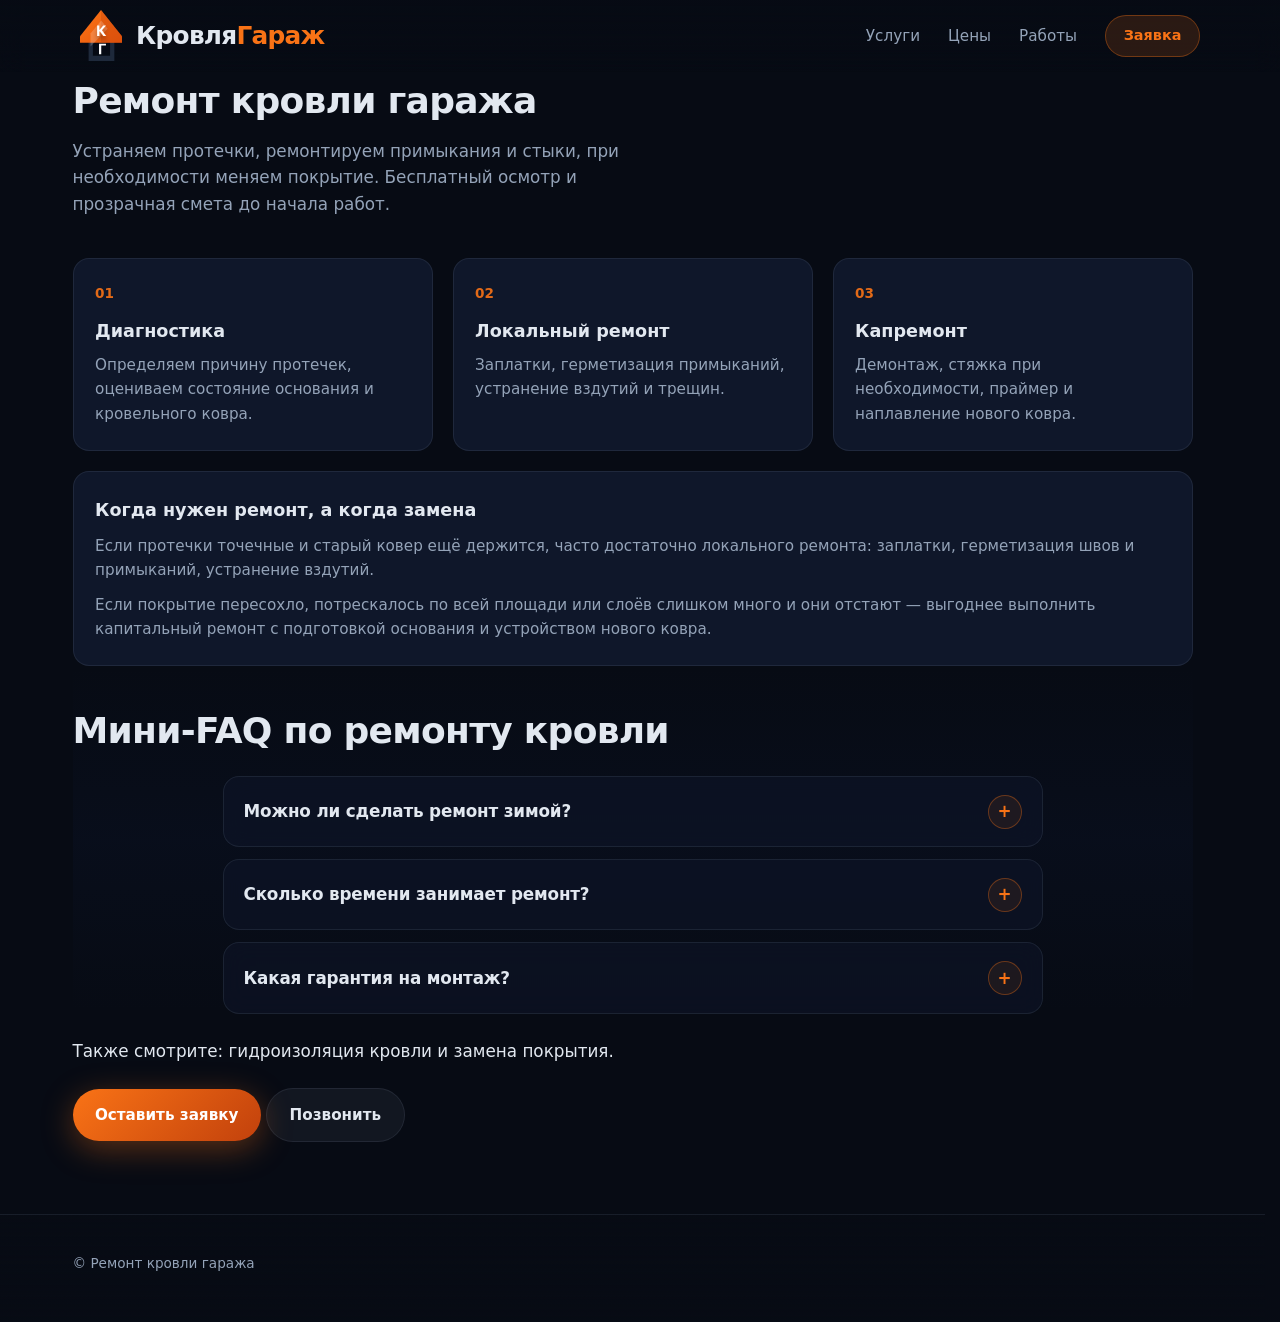
<file: services/remont-krovli-garazha.html>
<!DOCTYPE html>
<html lang="ru">
  <head>
    <meta charset="UTF-8" />
    <meta name="viewport" content="width=device-width, initial-scale=1.0, viewport-fit=cover" />
    <meta name="theme-color" content="#070b14" />
    <meta
      name="description"
      content="Ремонт кровли гаража: устранение протечек, герметизация швов и примыканий, замена покрытия. Бесплатный осмотр и смета до работ, гарантия."
    />
    <meta name="robots" content="index,follow,max-snippet:-1,max-image-preview:large,max-video-preview:-1" />
    <title>Ремонт кровли гаража — цена, сроки, гарантия</title>

    <link rel="canonical" href="https://krovlya-garazhey-mo.ru/services/remont-krovli-garazha.html" />
    <link rel="stylesheet" href="../css/styles.css" />
    <link rel="icon" href="../images/logo.svg" type="image/svg+xml" />

    <script type="application/ld+json">
      {
        "@context": "https://schema.org",
        "@type": "Service",
        "name": "Ремонт кровли гаража",
        "serviceType": "Устранение протечек, ремонт и усиление, замена покрытия, гидроизоляция",
        "areaServed": {
          "@type": "GeoCircle",
          "geoMidpoint": { "@type": "GeoCoordinates", "latitude": 56.33, "longitude": 36.73 },
          "geoRadius": 100000
        }
      }
    </script>
  </head>
  <body>
    <header class="header">
      <div class="header__bg" aria-hidden="true"></div>
      <div class="container header__inner">
        <a href="../index.html" class="logo" aria-label="Кровля гараж — на главную">
          <img class="logo__img" src="../images/logo.svg" alt="" width="44" height="53" loading="eager" decoding="async" />
          <span class="logo__text">Кровля<span class="logo__accent">Гараж</span></span>
        </a>
        <nav class="nav" aria-label="Основная навигация">
          <a href="../index.html#services">Услуги</a>
          <a href="../index.html#prices">Цены</a>
          <a href="../index.html#gallery">Работы</a>
          <a href="../index.html#order" class="nav__cta">Заявка</a>
        </nav>
        <button type="button" class="burger" aria-label="Открыть меню" aria-expanded="false">
          <span></span><span></span><span></span>
        </button>
      </div>
    </header>
    <button type="button" class="nav-overlay" id="nav-overlay" tabindex="-1" aria-label="Закрыть меню" aria-hidden="true"></button>

    <main>
      <section class="section">
        <div class="container">
          <h1 class="section__title">Ремонт кровли гаража</h1>
          <p class="section__subtitle">
            Устраняем протечки, ремонтируем примыкания и стыки, при необходимости меняем покрытие. Бесплатный осмотр и прозрачная смета до
            начала работ.
          </p>

          <div class="services__grid">
            <article class="card">
              <div class="card__icon">01</div>
              <h2 class="card__title">Диагностика</h2>
              <p class="card__text">Определяем причину протечек, оцениваем состояние основания и кровельного ковра.</p>
            </article>
            <article class="card">
              <div class="card__icon">02</div>
              <h2 class="card__title">Локальный ремонт</h2>
              <p class="card__text">Заплатки, герметизация примыканий, устранение вздутий и трещин.</p>
            </article>
            <article class="card">
              <div class="card__icon">03</div>
              <h2 class="card__title">Капремонт</h2>
              <p class="card__text">Демонтаж, стяжка при необходимости, праймер и наплавление нового ковра.</p>
            </article>
          </div>

          <div class="card" style="margin-top: 1.25rem">
            <h2 class="card__title" style="margin-bottom: 0.6rem">Когда нужен ремонт, а когда замена</h2>
            <p class="card__text" style="margin-bottom: 0.65rem">
              Если протечки точечные и старый ковер ещё держится, часто достаточно локального ремонта: заплатки, герметизация швов и
              примыканий, устранение вздутий.
            </p>
            <p class="card__text" style="margin: 0">
              Если покрытие пересохло, потрескалось по всей площади или слоёв слишком много и они отстают — выгоднее выполнить капитальный
              ремонт с подготовкой основания и устройством нового ковра.
            </p>
          </div>

          <section class="section faq" style="padding: 2.25rem 0 0">
            <h2 class="section__title" style="margin-bottom: 0.35rem">Мини‑FAQ по ремонту кровли</h2>
            <div class="faq__list" style="margin-top: 1rem">
              <details class="faq__item">
                <summary class="faq__q">Можно ли сделать ремонт зимой?</summary>
                <div class="faq__a">Некоторые работы возможны, но лучше оценивать по погоде и материалам. Аварийные протечки стараемся закрывать быстро.</div>
              </details>
              <details class="faq__item">
                <summary class="faq__q">Сколько времени занимает ремонт?</summary>
                <div class="faq__a">Типовые работы — 1–3 дня. Точный срок зависит от демонтажа и состояния основания.</div>
              </details>
              <details class="faq__item">
                <summary class="faq__q">Какая гарантия на монтаж?</summary>
                <div class="faq__a">Гарантия на монтаж — от 5 лет.</div>
              </details>
            </div>
          </section>

          <p style="margin-top: 1.5rem">
            Также смотрите:
            <a href="./gidroizolyaciya.html">гидроизоляция кровли</a> и
            <a href="./zamena-pokrytiya.html">замена покрытия</a>.
          </p>

          <div style="margin-top: 1.5rem">
            <a href="../index.html#order" class="btn btn--primary">Оставить заявку</a>
            <a href="tel:+79152865429" class="btn btn--ghost">Позвонить</a>
          </div>
        </div>
      </section>
    </main>

    <footer class="footer">
      <div class="container footer__inner">
        <div class="footer__brand">
          <p class="footer__copy">© <span id="year"></span> Ремонт кровли гаража</p>
        </div>
      </div>
    </footer>

    <script src="../js/main.js" defer></script>
  </body>
</html>
</file>
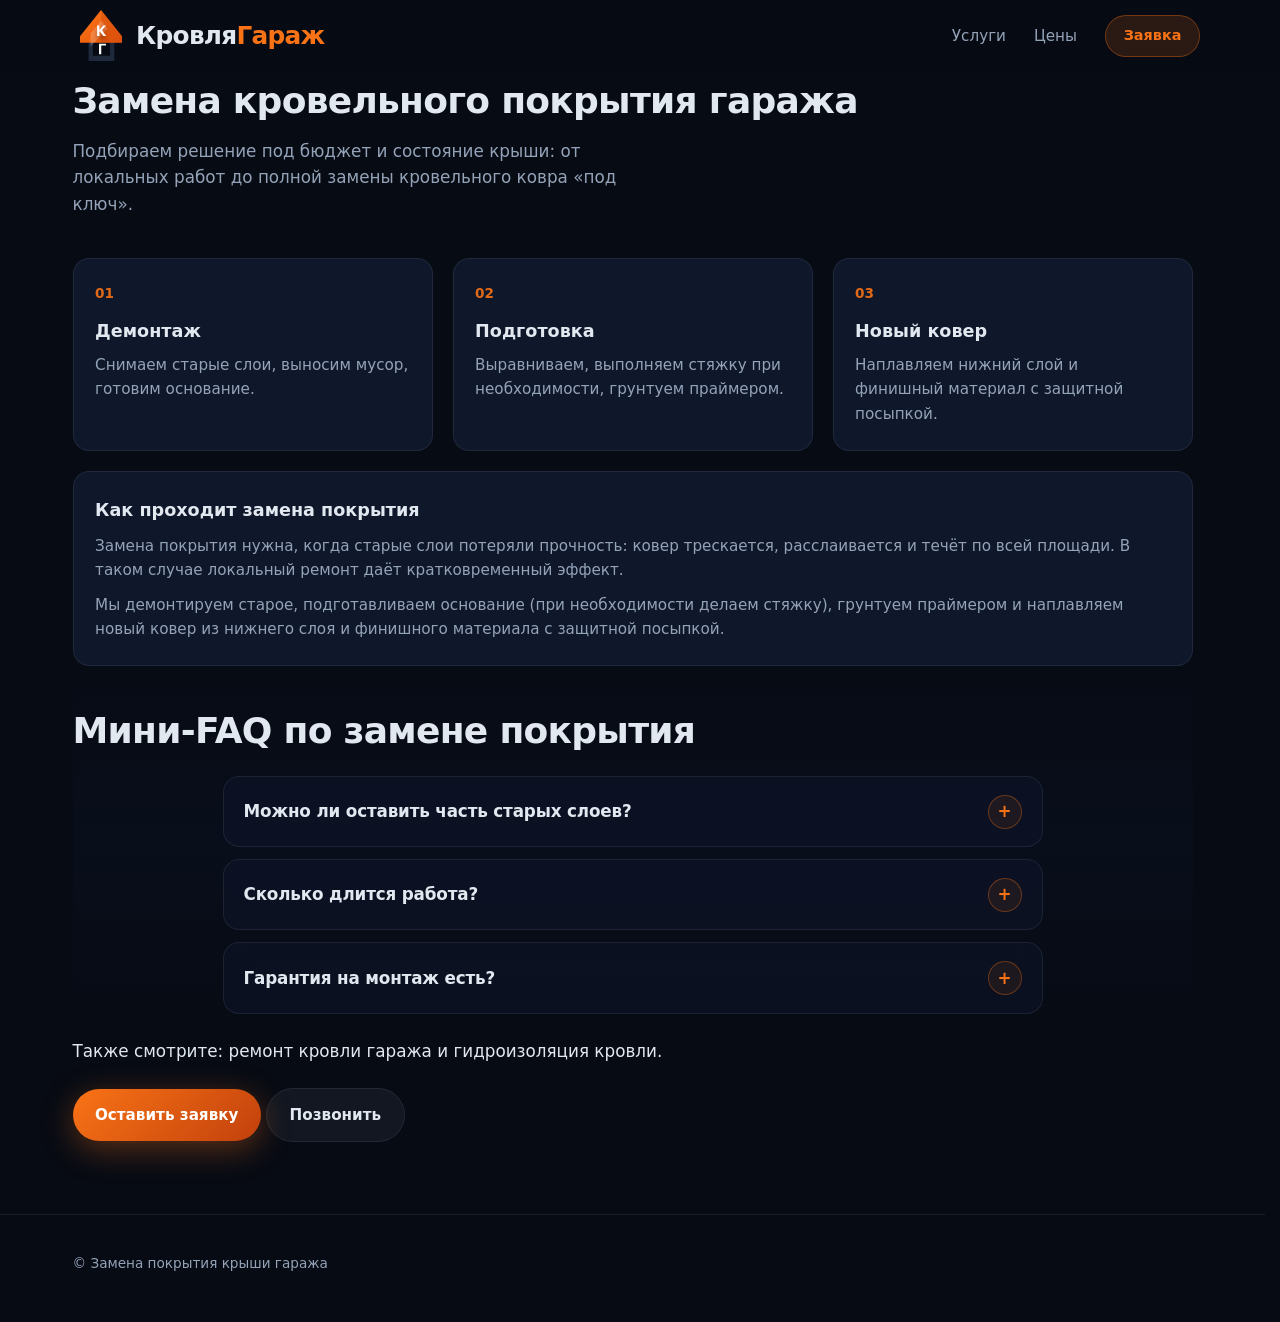
<file: services/zamena-pokrytiya.html>
<!DOCTYPE html>
<html lang="ru">
  <head>
    <meta charset="UTF-8" />
    <meta name="viewport" content="width=device-width, initial-scale=1.0, viewport-fit=cover" />
    <meta name="theme-color" content="#070b14" />
    <meta
      name="description"
      content="Замена кровельного покрытия гаража: демонтаж старого слоя, подготовка основания, новый кровельный ковер. Бесплатный осмотр, смета до работ, гарантия."
    />
    <meta name="robots" content="index,follow,max-snippet:-1,max-image-preview:large,max-video-preview:-1" />
    <title>Замена покрытия крыши гаража — материал и монтаж</title>

    <link rel="canonical" href="https://krovlya-garazhey-mo.ru/services/zamena-pokrytiya.html" />
    <link rel="stylesheet" href="../css/styles.css" />
    <link rel="icon" href="../images/logo.svg" type="image/svg+xml" />

    <script type="application/ld+json">
      {
        "@context": "https://schema.org",
        "@type": "Service",
        "name": "Замена кровельного покрытия гаража",
        "serviceType": "Демонтаж старого покрытия, подготовка основания, устройство нового ковра, герметизация",
        "areaServed": {
          "@type": "GeoCircle",
          "geoMidpoint": { "@type": "GeoCoordinates", "latitude": 56.33, "longitude": 36.73 },
          "geoRadius": 100000
        }
      }
    </script>
  </head>
  <body>
    <header class="header">
      <div class="header__bg" aria-hidden="true"></div>
      <div class="container header__inner">
        <a href="../index.html" class="logo" aria-label="Кровля гараж — на главную">
          <img class="logo__img" src="../images/logo.svg" alt="" width="44" height="53" loading="eager" decoding="async" />
          <span class="logo__text">Кровля<span class="logo__accent">Гараж</span></span>
        </a>
        <nav class="nav" aria-label="Основная навигация">
          <a href="../index.html#services">Услуги</a>
          <a href="../index.html#prices">Цены</a>
          <a href="../index.html#order" class="nav__cta">Заявка</a>
        </nav>
        <button type="button" class="burger" aria-label="Открыть меню" aria-expanded="false">
          <span></span><span></span><span></span>
        </button>
      </div>
    </header>
    <button type="button" class="nav-overlay" id="nav-overlay" tabindex="-1" aria-label="Закрыть меню" aria-hidden="true"></button>

    <main>
      <section class="section">
        <div class="container">
          <h1 class="section__title">Замена кровельного покрытия гаража</h1>
          <p class="section__subtitle">
            Подбираем решение под бюджет и состояние крыши: от локальных работ до полной замены кровельного ковра «под ключ».
          </p>

          <div class="services__grid">
            <article class="card">
              <div class="card__icon">01</div>
              <h2 class="card__title">Демонтаж</h2>
              <p class="card__text">Снимаем старые слои, выносим мусор, готовим основание.</p>
            </article>
            <article class="card">
              <div class="card__icon">02</div>
              <h2 class="card__title">Подготовка</h2>
              <p class="card__text">Выравниваем, выполняем стяжку при необходимости, грунтуем праймером.</p>
            </article>
            <article class="card">
              <div class="card__icon">03</div>
              <h2 class="card__title">Новый ковер</h2>
              <p class="card__text">Наплавляем нижний слой и финишный материал с защитной посыпкой.</p>
            </article>
          </div>

          <div class="card" style="margin-top: 1.25rem">
            <h2 class="card__title" style="margin-bottom: 0.6rem">Как проходит замена покрытия</h2>
            <p class="card__text" style="margin-bottom: 0.65rem">
              Замена покрытия нужна, когда старые слои потеряли прочность: ковер трескается, расслаивается и течёт по всей площади. В таком
              случае локальный ремонт даёт кратковременный эффект.
            </p>
            <p class="card__text" style="margin: 0">
              Мы демонтируем старое, подготавливаем основание (при необходимости делаем стяжку), грунтуем праймером и наплавляем новый ковер
              из нижнего слоя и финишного материала с защитной посыпкой.
            </p>
          </div>

          <section class="section faq" style="padding: 2.25rem 0 0">
            <h2 class="section__title" style="margin-bottom: 0.35rem">Мини‑FAQ по замене покрытия</h2>
            <div class="faq__list" style="margin-top: 1rem">
              <details class="faq__item">
                <summary class="faq__q">Можно ли оставить часть старых слоев?</summary>
                <div class="faq__a">Зависит от состояния. Иногда можно укладывать новый слой поверх, но при разрушениях лучше демонтаж.</div>
              </details>
              <details class="faq__item">
                <summary class="faq__q">Сколько длится работа?</summary>
                <div class="faq__a">Чаще всего 1–3 дня. Если требуется стяжка и дополнительная подготовка — дольше.</div>
              </details>
              <details class="faq__item">
                <summary class="faq__q">Гарантия на монтаж есть?</summary>
                <div class="faq__a">Да, гарантия на монтаж — от 5 лет.</div>
              </details>
            </div>
          </section>

          <p style="margin-top: 1.5rem">
            Также смотрите:
            <a href="./remont-krovli-garazha.html">ремонт кровли гаража</a> и
            <a href="./gidroizolyaciya.html">гидроизоляция кровли</a>.
          </p>

          <div style="margin-top: 1.5rem">
            <a href="../index.html#order" class="btn btn--primary">Оставить заявку</a>
            <a href="tel:+79152865429" class="btn btn--ghost">Позвонить</a>
          </div>
        </div>
      </section>
    </main>

    <footer class="footer">
      <div class="container footer__inner">
        <div class="footer__brand">
          <p class="footer__copy">© <span id="year"></span> Замена покрытия крыши гаража</p>
        </div>
      </div>
    </footer>

    <script src="../js/main.js" defer></script>
  </body>
</html>
</file>
<file: css/styles.css>
/* ===== Variables ===== */
:root {
  --bg-deep: #070b14;
  --bg-card: rgba(15, 23, 42, 0.65);
  --bg-card-solid: #0f172a;
  --border: rgba(148, 163, 184, 0.12);
  --text: #e2e8f0;
  --muted: #94a3b8;
  --accent: #f97316;
  --accent-dim: #c2410c;
  --accent-glow: rgba(249, 115, 22, 0.35);
  --font: "DM Sans", system-ui, sans-serif;
  --font-display: "Outfit", var(--font);
  --radius: 16px;
  --radius-sm: 12px;
  --shadow: 0 24px 80px rgba(0, 0, 0, 0.45);
  --ease-out: cubic-bezier(0.22, 1, 0.36, 1);
}

*,
*::before,
*::after {
  box-sizing: border-box;
}

html {
  scroll-behavior: smooth;
  -webkit-text-size-adjust: 100%;
  text-size-adjust: 100%;
  scrollbar-gutter: stable;
}

body {
  margin: 0;
  font-family: var(--font);
  font-size: 1.05rem;
  line-height: 1.6;
  color: var(--text);
  background: var(--bg-deep);
  min-height: 100vh;
  min-height: 100dvh;
  overflow-x: hidden;
  padding-left: env(safe-area-inset-left, 0px);
  padding-right: env(safe-area-inset-right, 0px);
}

main {
  position: relative;
  z-index: 1;
}

/* Параллакс фона при прокрутке (--py-* задаётся из main.js) */
.parallax-backdrop {
  position: fixed;
  inset: -12vh 0;
  z-index: 0;
  pointer-events: none;
  overflow: hidden;
}

.parallax-backdrop__base {
  position: absolute;
  inset: 0;
  background: var(--bg-deep);
}

.parallax-backdrop__glow {
  position: absolute;
  border-radius: 50%;
  filter: blur(2px);
  will-change: transform;
}

.parallax-backdrop__glow--a {
  width: min(120vw, 900px);
  height: min(120vw, 900px);
  top: -18%;
  left: -22%;
  background: radial-gradient(circle closest-side, rgba(30, 58, 138, 0.42), transparent 72%);
  transform: translate3d(0, var(--py-a, 0px), 0);
}

.parallax-backdrop__glow--b {
  width: min(90vw, 640px);
  height: min(90vw, 640px);
  bottom: -8%;
  right: -18%;
  background: radial-gradient(circle closest-side, rgba(249, 115, 22, 0.14), transparent 70%);
  transform: translate3d(0, var(--py-b, 0px), 0);
}

.parallax-backdrop__mesh {
  position: absolute;
  inset: -5%;
  opacity: 0.35;
  background-image: linear-gradient(rgba(148, 163, 184, 0.06) 1px, transparent 1px),
    linear-gradient(90deg, rgba(148, 163, 184, 0.06) 1px, transparent 1px);
  background-size: 48px 48px;
  mask-image: radial-gradient(ellipse 85% 70% at 50% 35%, black 18%, transparent 72%);
  transform: translate3d(0, var(--py-mesh, 0px), 0);
  will-change: transform;
}

@media (prefers-reduced-motion: reduce) {
  .parallax-backdrop__glow,
  .parallax-backdrop__mesh {
    transform: none !important;
    will-change: auto;
  }
}

a {
  color: inherit;
  text-decoration: none;
}

a:focus-visible {
  outline: none;
  box-shadow: 0 0 0 3px rgba(249, 115, 22, 0.22);
  border-radius: 8px;
}

img {
  max-width: 100%;
  height: auto;
  display: block;
}

code {
  font-size: 0.88em;
  background: rgba(148, 163, 184, 0.12);
  padding: 0.15em 0.45em;
  border-radius: 6px;
}

.container {
  width: min(1120px, 92vw);
  margin-inline: auto;
}

/* Film grain */
.noise {
  pointer-events: none;
  position: fixed;
  inset: 0;
  z-index: 9999;
  opacity: 0.04;
  background-image: url("data:image/svg+xml,%3Csvg viewBox='0 0 256 256' xmlns='http://www.w3.org/2000/svg'%3E%3Cfilter id='n'%3E%3CfeTurbulence type='fractalNoise' baseFrequency='0.9' numOctaves='4' stitchTiles='stitch'/%3E%3C/filter%3E%3Crect width='100%25' height='100%25' filter='url(%23n)'/%3E%3C/svg%3E");
}

/* ===== Header ===== */
/* Размытие только на .header__bg — иначе backdrop-filter на шапке ломает position:fixed у выезжающего меню на телефонах */
.header {
  position: fixed;
  top: 0;
  left: 0;
  right: 0;
  z-index: 200;
  padding: calc(0.65rem + env(safe-area-inset-top, 0px)) 0 0.65rem;
  background: transparent;
  transition: background 0.3s var(--ease-out);
}

.header__bg {
  position: absolute;
  left: 0;
  right: 0;
  top: 0;
  bottom: 0;
  z-index: 0;
  pointer-events: none;
  background: linear-gradient(to bottom, rgba(7, 11, 20, 0.94), rgba(7, 11, 20, 0.72), transparent);
  backdrop-filter: blur(14px);
  -webkit-backdrop-filter: blur(14px);
}

.header__inner {
  position: relative;
  z-index: 1;
  display: flex;
  align-items: center;
  justify-content: space-between;
  gap: 1rem;
  min-width: 0;
}

.logo {
  display: flex;
  align-items: center;
  gap: 0.85rem;
  font-family: var(--font-display);
  font-weight: 700;
  font-size: 1.15rem;
  text-decoration: none;
  color: inherit;
  min-width: 0;
}

.logo__img {
  display: block;
  height: clamp(2.6rem, 6.2vw, 3.2rem);
  width: auto;
  flex-shrink: 0;
  object-fit: contain;
  object-position: left center;
  animation: logoFloatGlow 5s ease-in-out infinite;
  will-change: transform;
}

.logo:hover .logo__img {
  animation-duration: 2.8s;
}

.logo__text {
  font-size: clamp(1.2rem, 2.8vw, 1.55rem);
  font-weight: 700;
  letter-spacing: -0.03em;
  line-height: 1.1;
  white-space: nowrap;
  min-width: 0;
}

@keyframes logoFloatGlow {
  0%,
  100% {
    transform: translateY(0) scale(1);
    filter: drop-shadow(0 2px 10px rgba(249, 115, 22, 0.28));
  }
  50% {
    transform: translateY(-4px) scale(1.03);
    filter: drop-shadow(0 10px 22px rgba(249, 115, 22, 0.55));
  }
}

.logo__text--footer {
  font-size: clamp(1.05rem, 2.2vw, 1.3rem);
}

.footer__logo-row {
  display: flex;
  align-items: center;
  gap: 0.65rem;
  margin-bottom: 0.5rem;
}

.footer__logo {
  display: block;
  height: clamp(2.35rem, 5vw, 2.85rem);
  width: auto;
  flex-shrink: 0;
  object-fit: contain;
  object-position: left center;
  opacity: 0.95;
  animation: logoFloatGlow 7s ease-in-out infinite;
  animation-delay: -1.5s;
}

.logo__accent {
  color: var(--accent);
}

.nav {
  display: flex;
  align-items: center;
  gap: 1.75rem;
}

.nav a:not(.nav__cta) {
  color: var(--muted);
  font-size: 0.95rem;
  font-weight: 500;
  transition: color 0.2s;
}

.nav a:not(.nav__cta):hover {
  color: var(--text);
}

.nav__cta {
  padding: 0.55rem 1.1rem;
  border-radius: 999px;
  background: rgba(249, 115, 22, 0.15);
  border: 1px solid rgba(249, 115, 22, 0.35);
  color: var(--accent);
  font-weight: 600;
  font-size: 0.9rem;
  transition: transform 0.2s var(--ease-out), background 0.2s;
}

.nav__cta:hover {
  background: rgba(249, 115, 22, 0.25);
  transform: translateY(-1px);
}

.burger {
  display: none;
  flex-direction: column;
  gap: 5px;
  background: none;
  border: none;
  cursor: pointer;
  padding: 10px;
  min-width: 44px;
  min-height: 44px;
  align-items: center;
  justify-content: center;
  flex-shrink: 0;
}

.burger span {
  width: 22px;
  height: 2px;
  background: var(--text);
  border-radius: 2px;
  transition: 0.25s;
}

.nav-overlay {
  display: none;
}

html.is-nav-open,
body.is-nav-open {
  overflow: hidden;
  overscroll-behavior: none;
}

@media (max-width: 768px) {
  .nav-overlay {
    display: block;
    position: fixed;
    inset: 0;
    z-index: 150;
    margin: 0;
    padding: 0;
    border: none;
    background: rgba(7, 11, 20, 0.82);
    backdrop-filter: blur(8px);
    -webkit-backdrop-filter: blur(8px);
    cursor: pointer;
    opacity: 0;
    pointer-events: none;
    visibility: hidden;
    transition: opacity 0.3s var(--ease-out), visibility 0.3s;
  }

  body.is-nav-open .nav-overlay {
    opacity: 1;
    pointer-events: auto;
    visibility: visible;
  }
}

@media (max-width: 520px) {
  .logo {
    flex: 1 1 min(0, 100%);
    max-width: calc(100vw - 5.5rem - env(safe-area-inset-left, 0px) - env(safe-area-inset-right, 0px));
    align-items: center;
  }

  .logo__img {
    height: clamp(2.5rem, 11vw, 3.35rem);
  }

  .logo__text {
    font-size: clamp(0.92rem, 4.2vw, 1.45rem);
    white-space: normal;
    overflow: visible;
    text-overflow: unset;
    display: block;
    max-width: 11em;
  }
}

@media (max-width: 768px) {
  .burger {
    display: flex;
    position: relative;
    z-index: 210;
  }

  .nav {
    position: fixed;
    top: 0;
    right: 0;
    bottom: 0;
    left: auto;
    width: min(300px, min(88vw, 100vw - 1rem));
    max-width: 100vw;
    flex-direction: column;
    align-items: stretch;
    justify-content: flex-start;
    padding: calc(4.75rem + env(safe-area-inset-top, 0px)) 1.35rem calc(1.5rem + env(safe-area-inset-bottom, 0px));
    margin: 0;
    background: rgba(15, 23, 42, 0.995);
    border-left: 1px solid var(--border);
    box-shadow: -28px 0 56px rgba(0, 0, 0, 0.65);
    transform: translate3d(100%, 0, 0);
    transition: transform 0.35s var(--ease-out);
    z-index: 205;
    overflow-y: auto;
    overscroll-behavior: contain;
    -webkit-overflow-scrolling: touch;
  }

  .nav.is-open {
    transform: translate3d(0, 0, 0);
  }

  .nav a {
    padding: 0.85rem 0;
    min-height: 44px;
    display: flex;
    align-items: center;
  }

  .nav .nav__cta {
    justify-content: center;
    margin-top: 0.5rem;
  }
}

/* ===== Hero ===== */
.hero {
  position: relative;
  min-height: min(100vh, 900px);
  padding: 7rem 0 4rem;
  overflow-x: clip;
}

@media (max-width: 960px) {
  .hero {
    padding-top: 6rem;
  }
}

.hero__inner {
  position: relative;
  z-index: 1;
  display: grid;
  grid-template-columns: 1fr 1fr;
  align-items: center;
  gap: 2rem;
}

@media (max-width: 960px) {
  .hero__inner {
    grid-template-columns: 1fr;
  }
}

.hero__bg {
  position: absolute;
  inset: 0;
  z-index: 0;
  overflow: hidden;
}

.hero__grid {
  position: absolute;
  inset: 0;
  background-image: linear-gradient(rgba(148, 163, 184, 0.06) 1px, transparent 1px),
    linear-gradient(90deg, rgba(148, 163, 184, 0.06) 1px, transparent 1px);
  background-size: 48px 48px;
  mask-image: radial-gradient(ellipse 80% 60% at 50% 30%, black, transparent);
  animation: gridDrift 40s linear infinite;
}

@keyframes gridDrift {
  from {
    transform: translate(0, 0);
  }
  to {
    transform: translate(-48px, -48px);
  }
}

.hero__orb {
  position: absolute;
  border-radius: 50%;
  filter: blur(80px);
  opacity: 0.55;
  animation: orbFloat 12s ease-in-out infinite;
}

.hero__orb--1 {
  width: min(420px, 60vw);
  height: min(420px, 60vw);
  background: #1e3a8a;
  top: -10%;
  left: -5%;
}

.hero__orb--2 {
  width: min(320px, 45vw);
  height: min(320px, 45vw);
  background: var(--accent);
  top: 30%;
  right: -5%;
  animation-delay: -4s;
  opacity: 0.25;
}

.hero__orb--3 {
  width: min(280px, 40vw);
  height: min(280px, 40vw);
  background: #0d9488;
  bottom: 10%;
  left: 30%;
  animation-delay: -7s;
  opacity: 0.2;
}

@keyframes orbFloat {
  0%,
  100% {
    transform: translate(0, 0) scale(1);
  }
  33% {
    transform: translate(24px, -16px) scale(1.05);
  }
  66% {
    transform: translate(-16px, 20px) scale(0.98);
  }
}

.hero__content {
  position: relative;
  min-width: 0;
}

.hero__badge {
  display: inline-flex;
  align-items: center;
  gap: 0.5rem;
  padding: 0.4rem 0.9rem;
  border-radius: 999px;
  background: rgba(148, 163, 184, 0.1);
  border: 1px solid var(--border);
  color: var(--muted);
  font-size: 0.85rem;
  margin-bottom: 1.25rem;
}

.hero__badge-dot {
  width: 8px;
  height: 8px;
  border-radius: 50%;
  background: #22c55e;
  box-shadow: 0 0 12px #22c55e;
  animation: dotPulse 2s ease-in-out infinite;
}

@keyframes dotPulse {
  50% {
    opacity: 0.6;
  }
}

.hero__title {
  font-family: var(--font-display);
  font-weight: 700;
  font-size: clamp(2.2rem, 5vw, 3.35rem);
  line-height: 1.1;
  letter-spacing: -0.03em;
  margin: 0 0 1rem;
}

.hero__title-line {
  display: block;
  background: linear-gradient(120deg, #fff 0%, #cbd5e1 50%, var(--accent) 100%);
  -webkit-background-clip: text;
  background-clip: text;
  color: transparent;
}

.hero__title-sub {
  display: block;
  font-size: 0.42em;
  font-weight: 500;
  color: var(--muted);
  margin-top: 0.5rem;
  letter-spacing: 0;
}

.hero__lead {
  color: var(--muted);
  max-width: 32rem;
  margin-bottom: 1.75rem;
}

.hero__actions {
  display: flex;
  flex-wrap: wrap;
  gap: 0.75rem;
  margin-bottom: 2.5rem;
}

.btn {
  display: inline-flex;
  align-items: center;
  justify-content: center;
  gap: 0.5rem;
  padding: 0.85rem 1.4rem;
  border-radius: 999px;
  font-family: inherit;
  font-weight: 600;
  font-size: 0.95rem;
  border: none;
  cursor: pointer;
  transition: transform 0.2s var(--ease-out), box-shadow 0.2s;
}

.btn--sm {
  padding: 0.6rem 1.05rem;
  font-size: 0.88rem;
}

.btn--primary {
  background: linear-gradient(135deg, var(--accent), var(--accent-dim));
  color: #fff;
  box-shadow: 0 8px 32px var(--accent-glow);
  position: relative;
  overflow: hidden;
}

.btn--primary::before {
  content: "";
  position: absolute;
  inset: 0;
  background: linear-gradient(90deg, transparent, rgba(255, 255, 255, 0.2), transparent);
  transform: translateX(-100%);
  animation: btnShine 4s ease-in-out infinite;
}

@keyframes btnShine {
  0%,
  80% {
    transform: translateX(-100%);
  }
  100% {
    transform: translateX(100%);
  }
}

.btn--primary:hover {
  transform: translateY(-2px);
  box-shadow: 0 12px 40px rgba(249, 115, 22, 0.45);
}

.btn--ghost {
  background: rgba(148, 163, 184, 0.08);
  border: 1px solid var(--border);
  color: var(--text);
}

.btn--ghost:hover {
  background: rgba(148, 163, 184, 0.14);
}

.btn--block {
  width: 100%;
}

.hero__stats {
  display: grid;
  grid-template-columns: repeat(3, 1fr);
  gap: 1rem;
  margin: 0;
  padding: 0;
}

@media (max-width: 520px) {
  .hero__stats {
    grid-template-columns: 1fr;
  }
}

.hero__stat {
  padding: 1rem 1.1rem;
  border-radius: var(--radius-sm);
  background: var(--bg-card);
  border: 1px solid var(--border);
  backdrop-filter: blur(12px);
}

.hero__stat dt {
  font-family: var(--font-display);
  font-weight: 700;
  font-size: 1.1rem;
  color: var(--accent);
}

.hero__stat dd {
  margin: 0.35rem 0 0;
  font-size: 0.85rem;
  color: var(--muted);
}

/* Guarantee popover */
.hero__stat--guarantee {
  position: relative;
}

.guarantee-backdrop {
  position: fixed;
  inset: 0;
  z-index: 10040;
  background: rgba(7, 11, 20, 0.72);
  backdrop-filter: blur(8px);
  -webkit-backdrop-filter: blur(8px);
}

.guarantee-backdrop[hidden] {
  display: none !important;
}

.guarantee-backdrop:not([hidden]) {
  animation: guaranteeBackdropIn 0.2s var(--ease-out) both;
}

@keyframes guaranteeBackdropIn {
  from {
    opacity: 0;
  }
  to {
    opacity: 1;
  }
}

.hero__guarantee-trigger {
  appearance: none;
  -webkit-appearance: none;
  border: 0;
  background: transparent;
  padding: 0;
  margin: 0;
  font: inherit;
  color: inherit;
  cursor: pointer;
  text-align: left;
  line-height: inherit;
  text-decoration: underline;
  text-decoration-thickness: 2px;
  text-underline-offset: 4px;
  text-decoration-color: rgba(249, 115, 22, 0.55);
  transition: text-decoration-color 0.2s, transform 0.2s var(--ease-out);
}

.hero__guarantee-trigger:hover {
  text-decoration-color: rgba(249, 115, 22, 0.95);
}

.hero__guarantee-trigger:focus-visible {
  outline: none;
  box-shadow: 0 0 0 3px rgba(249, 115, 22, 0.18);
  border-radius: 8px;
  padding-inline: 0.15rem;
  margin-inline: -0.15rem;
}

.guarantee-popover {
  position: fixed;
  left: 50%;
  top: 50%;
  transform: translate(-50%, -50%);
  width: min(720px, 92vw);
  max-width: 92vw;
  max-height: min(82vh, 720px);
  overflow: auto;
  z-index: 10050;
  border-radius: var(--radius);
  background: rgba(15, 23, 42, 0.98);
  border: 1px solid rgba(249, 115, 22, 0.28);
  box-shadow: 0 24px 80px rgba(0, 0, 0, 0.6);
  backdrop-filter: blur(14px);
  -webkit-backdrop-filter: blur(14px);
  padding: 1.2rem 1.25rem;
  transform-origin: center;
}

.guarantee-popover[hidden] {
  display: none !important;
}

.guarantee-popover:not([hidden]) {
  animation: guaranteePopoverIn 0.18s var(--ease-out) both;
}

@keyframes guaranteePopoverIn {
  from {
    opacity: 0;
    transform: translate(-50%, calc(-50% - 8px)) scale(0.985);
  }
  to {
    opacity: 1;
    transform: translate(-50%, -50%) scale(1);
  }
}

.guarantee-popover__close {
  position: absolute;
  top: 0.75rem;
  right: 0.75rem;
  margin-left: 0;
  display: grid;
  place-items: center;
  width: 40px;
  height: 40px;
  border-radius: 12px;
  border: 1px solid var(--border);
  background: rgba(7, 11, 20, 0.65);
  color: var(--text);
  font-size: 1.45rem;
  line-height: 1;
  cursor: pointer;
  transition: background 0.2s, border-color 0.2s, transform 0.2s var(--ease-out);
}

.guarantee-popover__close:hover {
  background: rgba(249, 115, 22, 0.18);
  border-color: rgba(249, 115, 22, 0.45);
  transform: translateY(-1px);
}

.guarantee-popover__content {
  padding-top: 0.15rem;
}

.guarantee-popover__title {
  margin: 0 0 0.75rem;
  font-family: var(--font-display);
  font-size: 1.05rem;
  line-height: 1.25;
  letter-spacing: -0.02em;
}

.guarantee-popover p {
  margin: 0.65rem 0;
  color: rgba(226, 232, 240, 0.92);
  font-size: 0.95rem;
  line-height: 1.55;
}

.guarantee-popover__link {
  display: inline-flex;
  align-items: center;
  justify-content: center;
  gap: 0.5rem;
  padding: 0.6rem 0.9rem;
  border-radius: 999px;
  background: rgba(249, 115, 22, 0.16);
  border: 1px solid rgba(249, 115, 22, 0.42);
  color: var(--accent);
  font-weight: 700;
  font-family: var(--font-display);
  letter-spacing: -0.01em;
  text-decoration: none;
  transition: transform 0.2s var(--ease-out), background 0.2s, box-shadow 0.2s, border-color 0.2s;
}

.guarantee-popover__link:hover {
  background: rgba(249, 115, 22, 0.24);
  border-color: rgba(249, 115, 22, 0.6);
  transform: translateY(-1px);
  box-shadow: 0 10px 28px rgba(249, 115, 22, 0.16);
}

.guarantee-popover__link:focus-visible {
  outline: none;
  box-shadow: 0 0 0 3px rgba(249, 115, 22, 0.22), 0 10px 28px rgba(249, 115, 22, 0.14);
}

.guarantee-popover ul {
  margin: 0.65rem 0;
  padding-left: 1.15rem;
  color: rgba(226, 232, 240, 0.92);
  font-size: 0.95rem;
  line-height: 1.55;
}

.guarantee-popover li {
  margin: 0.35rem 0;
}

@media (max-width: 520px) {
  .guarantee-popover {
    width: 92vw;
    max-height: min(84vh, 740px);
    padding: 1.05rem 1.05rem;
  }
}

body.is-guarantee-open {
  overflow: hidden;
  overscroll-behavior: none;
}

.hero__visual {
  position: relative;
  justify-self: end;
  min-width: 0;
  width: 100%;
  max-width: 520px;
}

@media (max-width: 960px) {
  .hero__visual {
    justify-self: center;
    max-width: 480px;
  }
}

.hero__card {
  position: relative;
}

.hero__card-inner {
  position: relative;
  border-radius: var(--radius);
  overflow: hidden;
  border: 1px solid var(--border);
  box-shadow: var(--shadow);
}

.hero__img {
  width: 100%;
  aspect-ratio: 4 / 3;
  object-fit: cover;
  vertical-align: middle;
}

.hero__card-glow {
  position: absolute;
  inset: -20%;
  background: radial-gradient(circle at 50% 0%, var(--accent-glow), transparent 55%);
  pointer-events: none;
  mix-blend-mode: screen;
  animation: glowPulse 5s ease-in-out infinite;
}

@keyframes glowPulse {
  50% {
    opacity: 0.7;
  }
}

.hero__float {
  position: absolute;
  padding: 0.5rem 0.85rem;
  border-radius: 10px;
  font-size: 0.8rem;
  font-weight: 600;
  background: rgba(15, 23, 42, 0.9);
  border: 1px solid var(--border);
  backdrop-filter: blur(8px);
  animation: floatY 5s ease-in-out infinite;
}

.hero__float--a {
  top: 12%;
  left: -4%;
  animation-delay: -1s;
}

.hero__float--b {
  bottom: 18%;
  right: -4%;
  animation-delay: -2.5s;
}

@keyframes floatY {
  0%,
  100% {
    margin-top: 0;
  }
  50% {
    margin-top: -8px;
  }
}

/* ===== Sections ===== */
.section {
  position: relative;
  padding: 4.5rem 0;
}

.section__title {
  font-family: var(--font-display);
  font-size: clamp(1.75rem, 3vw, 2.25rem);
  font-weight: 700;
  letter-spacing: -0.02em;
  margin: 0 0 0.5rem;
}

.section__subtitle {
  color: var(--muted);
  margin: 0 0 2.5rem;
  max-width: 36rem;
}

/* Services */
.services__grid {
  display: grid;
  grid-template-columns: repeat(auto-fit, minmax(240px, 1fr));
  gap: 1.25rem;
}

.card {
  padding: 1.5rem 1.35rem;
  border-radius: var(--radius);
  background: var(--bg-card-solid);
  border: 1px solid var(--border);
  transition: transform 0.35s var(--ease-out), border-color 0.35s, box-shadow 0.35s;
}

.card:hover {
  transform: translateY(-6px);
  border-color: rgba(249, 115, 22, 0.35);
  box-shadow: 0 20px 50px rgba(0, 0, 0, 0.35);
}

.card__icon {
  font-family: var(--font-display);
  font-size: 0.85rem;
  font-weight: 700;
  color: var(--accent);
  margin-bottom: 0.75rem;
  opacity: 0.9;
}

.card__title {
  font-size: 1.1rem;
  margin: 0 0 0.5rem;
}

.card__title a {
  text-decoration: underline;
  text-decoration-thickness: 2px;
  text-underline-offset: 4px;
  text-decoration-color: rgba(148, 163, 184, 0.35);
  transition: text-decoration-color 0.2s, color 0.2s;
}

.card__title a:hover {
  text-decoration-color: rgba(249, 115, 22, 0.85);
  color: var(--text);
}

.card__more {
  margin-top: 1rem;
  align-self: flex-start;
}

.card__text {
  margin: 0;
  color: var(--muted);
  font-size: 0.95rem;
}

/* Steps */
.steps {
  background: linear-gradient(180deg, transparent, rgba(30, 58, 138, 0.08), transparent);
}

.steps__list {
  list-style: none;
  margin: 0;
  padding: 0;
  display: grid;
  gap: 1rem;
}

.steps__item {
  display: grid;
  grid-template-columns: auto 1fr;
  gap: 1.25rem;
  align-items: start;
  padding: 1.25rem 1.5rem;
  border-radius: var(--radius);
  border: 1px solid var(--border);
  background: rgba(15, 23, 42, 0.5);
}

.steps__num {
  width: 44px;
  height: 44px;
  display: grid;
  place-items: center;
  border-radius: 12px;
  background: linear-gradient(135deg, rgba(249, 115, 22, 0.25), rgba(249, 115, 22, 0.05));
  color: var(--accent);
  font-family: var(--font-display);
  font-weight: 700;
}

.steps__item strong {
  display: block;
  margin-bottom: 0.35rem;
}

.steps__item p {
  margin: 0;
  color: var(--muted);
  font-size: 0.95rem;
}

/* Prices */
.pricing {
  background: linear-gradient(180deg, transparent, rgba(249, 115, 22, 0.04), transparent);
}

.pricing__wrap {
  max-width: 720px;
  margin-inline: auto;
}

.pricing__list {
  list-style: none;
  margin: 0;
  padding: 0;
  border-radius: var(--radius);
  border: 1px solid var(--border);
  background: var(--bg-card-solid);
  overflow: hidden;
}

.pricing__row {
  display: flex;
  flex-wrap: wrap;
  align-items: baseline;
  justify-content: space-between;
  gap: 0.75rem 1.5rem;
  padding: 1.15rem 1.35rem;
  border-bottom: 1px solid var(--border);
  transition: background 0.25s var(--ease-out);
}

.pricing__row:last-of-type {
  border-bottom: none;
}

.pricing__row:hover {
  background: rgba(249, 115, 22, 0.06);
}

.pricing__name {
  flex: 1;
  min-width: min(100%, 280px);
  color: var(--text);
  font-weight: 500;
}

.pricing__val {
  font-family: var(--font-display);
  font-weight: 700;
  font-size: 1.05rem;
  color: var(--accent);
  white-space: nowrap;
}

.pricing__note {
  margin: 1.25rem 0 0;
  font-size: 0.88rem;
  color: var(--muted);
  line-height: 1.55;
}

.pricing__cta {
  margin-top: 1.75rem;
  display: flex;
  justify-content: center;
}

/* Gallery — бесконечная лента */
.gallery__lead {
  margin-bottom: 1.75rem;
}

.gallery__hint--mobile {
  display: none;
}

.gallery-marquee {
  position: relative;
  margin: 0 calc(-1 * max(0px, (100vw - 1120px) / 2));
  padding: 0 max(4vw, 1rem);
}

@media (max-width: 1160px) {
  .gallery-marquee {
    margin-inline: -4vw;
  }
}

.gallery-marquee__viewport {
  position: relative;
  overflow: hidden;
  padding: 0.75rem 0 1.25rem;
  cursor: grab;
  touch-action: pan-y;
}

.gallery-marquee__viewport:active {
  cursor: grabbing;
}

.gallery-marquee__track {
  --marquee-duration: 55s;
  display: flex;
  flex-direction: row;
  align-items: center;
  gap: 1.25rem;
  width: max-content;
  margin: 0;
  padding: 0;
  list-style: none;
  will-change: transform;
  animation: gallery-marquee var(--marquee-duration) linear infinite;
}

.gallery-marquee__viewport.is-paused .gallery-marquee__track {
  animation-play-state: paused;
}

@media (prefers-reduced-motion: reduce) and (min-width: 769px) {
  .gallery-marquee__track {
    animation: none;
    flex-wrap: wrap;
    justify-content: center;
    width: 100%;
    max-width: 1120px;
    margin-inline: auto;
  }
}

@keyframes gallery-marquee {
  from {
    transform: translateX(0);
  }
  to {
    transform: translateX(-50%);
  }
}

.gallery-marquee__slide {
  position: relative;
  flex: 0 0 auto;
  width: min(300px, 72vw);
  border-radius: var(--radius-sm);
  overflow: visible;
  list-style: none;
}

/* Телефон: вертикальная лента, сетка 3 колонки */
@media (max-width: 768px) {
  .gallery__hint--desktop {
    display: none;
  }

  .gallery__hint--mobile {
    display: inline;
  }

  .gallery-marquee {
    margin-inline: 0;
    padding: 0;
  }

  .gallery-marquee__edge {
    display: none;
  }

  .gallery-marquee__viewport {
    overflow: visible;
    padding: 0.35rem 0 0.75rem;
    cursor: default;
    touch-action: manipulation;
  }

  .gallery-marquee__track {
    animation: none !important;
    transform: none !important;
    will-change: auto;
    display: grid;
    grid-template-columns: repeat(3, minmax(0, 1fr));
    gap: 0.4rem;
    width: 100%;
    max-width: 100%;
    box-sizing: border-box;
  }

  .gallery-marquee__slide {
    width: 100% !important;
    min-width: 0;
  }

  .gallery-marquee__slide-inner {
    box-shadow: 0 6px 20px rgba(0, 0, 0, 0.3);
  }

  .gallery-marquee__slide img {
    aspect-ratio: 1;
    object-fit: cover;
  }

  .gallery-marquee__slide:active .gallery-marquee__slide-inner {
    transform: scale(0.97);
  }
}

.gallery-marquee__slide-inner {
  display: block;
  border-radius: var(--radius-sm);
  overflow: hidden;
  border: 1px solid var(--border);
  background: var(--bg-card-solid);
  box-shadow: 0 12px 40px rgba(0, 0, 0, 0.35);
  transition: transform 0.4s var(--ease-out), box-shadow 0.4s var(--ease-out);
}

.gallery-marquee__slide img {
  width: 100%;
  aspect-ratio: 10 / 7;
  object-fit: cover;
  display: block;
  vertical-align: middle;
  transform: scale(1);
  transition: transform 0.45s var(--ease-out);
}

.gallery-marquee__slide:hover .gallery-marquee__slide-inner {
  transform: scale(1.07);
  box-shadow: 0 20px 50px rgba(249, 115, 22, 0.22);
}

.gallery-marquee__slide:hover {
  z-index: 3;
}

.gallery-marquee__edge {
  pointer-events: none;
  position: absolute;
  top: 0;
  bottom: 0;
  width: clamp(32px, 6vw, 72px);
  z-index: 4;
}

.gallery-marquee__edge--left {
  left: max(4vw, 1rem);
  background: linear-gradient(90deg, var(--bg-deep), transparent);
}

.gallery-marquee__edge--right {
  right: max(4vw, 1rem);
  background: linear-gradient(270deg, var(--bg-deep), transparent);
}

.gallery-marquee__empty {
  text-align: center;
  color: var(--muted);
  font-size: 0.95rem;
  margin: 1rem 0 0;
  max-width: 40rem;
  margin-inline: auto;
}

/* Reviews */
.reviews__list {
  display: flex;
  flex-direction: column;
  gap: 1rem;
  margin: 0 auto 2rem;
  max-width: 42rem;
}

.reviews__empty {
  text-align: center;
  color: var(--muted);
  font-size: 0.95rem;
  margin: 0 0 1.5rem;
}

.reviews__card {
  padding: 1.25rem 1.35rem;
  border-radius: var(--radius);
  background: var(--bg-card);
  border: 1px solid var(--border);
  backdrop-filter: blur(12px);
  box-shadow: var(--shadow);
  text-align: left;
}

.reviews__card-head {
  display: flex;
  flex-wrap: wrap;
  align-items: baseline;
  justify-content: space-between;
  gap: 0.5rem 1rem;
  margin-bottom: 0.5rem;
}

.reviews__author {
  font-weight: 600;
  color: var(--text);
}

.reviews__date {
  font-size: 0.85rem;
  color: var(--muted);
}

.reviews__stars {
  font-size: 0.95rem;
  letter-spacing: 0.06em;
  margin-bottom: 0.65rem;
  color: rgba(251, 191, 36, 0.95);
}

.reviews__stars-muted {
  color: rgba(148, 163, 184, 0.35);
}

.reviews__text {
  margin: 0;
  font-size: 0.98rem;
  line-height: 1.55;
  color: rgba(226, 232, 240, 0.92);
  white-space: pre-wrap;
  word-break: break-word;
}

.reviews__form {
  max-width: 42rem;
  margin: 0 auto;
  padding: 2rem 1.75rem;
  border-radius: var(--radius);
  background: var(--bg-card);
  border: 1px solid var(--border);
  backdrop-filter: blur(16px);
  box-shadow: var(--shadow);
}

.reviews__form-title {
  margin: 0 0 1.25rem;
  font-size: 1.15rem;
  font-weight: 600;
}

.reviews__hp {
  position: absolute;
  width: 1px;
  height: 1px;
  padding: 0;
  margin: -1px;
  overflow: hidden;
  clip: rect(0, 0, 0, 0);
  white-space: nowrap;
  border: 0;
}

.form__textarea {
  min-height: 6.5rem;
  resize: vertical;
}

.reviews__status {
  margin-top: 0.25rem;
}

/* FAQ */
.faq {
  background: linear-gradient(180deg, transparent, rgba(30, 58, 138, 0.06), transparent);
}

.faq__list {
  max-width: 820px;
  margin-inline: auto;
  display: grid;
  gap: 0.75rem;
}

.faq__item {
  border-radius: var(--radius);
  border: 1px solid var(--border);
  background: rgba(15, 23, 42, 0.55);
  backdrop-filter: blur(12px);
  overflow: hidden;
}

.faq__q {
  cursor: pointer;
  list-style: none;
  padding: 1.1rem 1.25rem;
  font-weight: 700;
  font-family: var(--font-display);
  letter-spacing: -0.01em;
  display: flex;
  align-items: center;
  justify-content: space-between;
  gap: 1rem;
}

.faq__q::-webkit-details-marker {
  display: none;
}

.faq__q::after {
  content: "+";
  width: 34px;
  height: 34px;
  border-radius: 999px;
  display: grid;
  place-items: center;
  border: 1px solid rgba(249, 115, 22, 0.35);
  background: rgba(249, 115, 22, 0.08);
  color: var(--accent);
  flex: 0 0 auto;
  transition: transform 0.2s var(--ease-out), background 0.2s, border-color 0.2s;
}

.faq__item[open] .faq__q::after {
  content: "–";
  background: rgba(249, 115, 22, 0.14);
  border-color: rgba(249, 115, 22, 0.55);
  transform: translateY(-1px);
}

.faq__a {
  padding: 0 1.25rem 1.15rem;
  color: rgba(226, 232, 240, 0.92);
  font-size: 0.98rem;
  line-height: 1.55;
}

/* Order / Form */
.order {
  padding-bottom: 5rem;
}

.order__grid {
  display: grid;
  grid-template-columns: 1fr 1fr;
  gap: 3rem;
  align-items: start;
}

@media (max-width: 860px) {
  .order__grid {
    grid-template-columns: 1fr;
  }
}

.order__text {
  color: var(--muted);
}

.order__bullets {
  margin: 1.5rem 0 0;
  padding-left: 1.2rem;
  color: var(--muted);
}

.order__bullets li {
  margin-bottom: 0.5rem;
}

.form {
  padding: 2rem 1.75rem;
  border-radius: var(--radius);
  background: var(--bg-card);
  border: 1px solid var(--border);
  backdrop-filter: blur(16px);
  box-shadow: var(--shadow);
}

.form__row {
  margin-bottom: 1.1rem;
}

.form__label {
  display: block;
  font-size: 0.85rem;
  font-weight: 600;
  margin-bottom: 0.4rem;
  color: var(--muted);
}

.form__input {
  width: 100%;
  padding: 0.75rem 1rem;
  border-radius: var(--radius-sm);
  border: 1px solid var(--border);
  background: rgba(7, 11, 20, 0.6);
  color: var(--text);
  font-family: inherit;
  font-size: 1rem;
  transition: border-color 0.2s, box-shadow 0.2s;
}

.form__input:focus {
  outline: none;
  border-color: rgba(249, 115, 22, 0.5);
  box-shadow: 0 0 0 3px rgba(249, 115, 22, 0.15);
}

.form__input::placeholder {
  color: rgba(148, 163, 184, 0.5);
}

.form__status {
  min-height: 1.5rem;
  font-size: 0.9rem;
  margin: 0.5rem 0 1rem;
}

.form__status.is-error {
  color: #f87171;
}

.form__status.is-success {
  color: #4ade80;
}

.form__submit {
  position: relative;
}

.form__submit:disabled {
  opacity: 0.7;
  cursor: not-allowed;
}

.form__submit.is-loading .btn__text {
  opacity: 0;
}

.form__submit.is-loading .btn__loader {
  opacity: 1;
}

.btn__loader {
  position: absolute;
  width: 22px;
  height: 22px;
  border: 2px solid rgba(255, 255, 255, 0.3);
  border-top-color: #fff;
  border-radius: 50%;
  opacity: 0;
  animation: spin 0.7s linear infinite;
}

@keyframes spin {
  to {
    transform: rotate(360deg);
  }
}

/* Lightbox */
.lightbox {
  position: fixed;
  inset: 0;
  z-index: 10050;
  display: flex;
  align-items: center;
  justify-content: center;
  padding: max(1rem, env(safe-area-inset-top)) max(1rem, env(safe-area-inset-right))
    max(1rem, env(safe-area-inset-bottom)) max(1rem, env(safe-area-inset-left));
}

.lightbox[hidden] {
  display: none !important;
}

.lightbox:not([hidden]) {
  animation: lightboxIn 0.25s var(--ease-out) both;
}

@keyframes lightboxIn {
  from {
    opacity: 0;
  }
  to {
    opacity: 1;
  }
}

.lightbox__backdrop {
  position: absolute;
  inset: 0;
  background: rgba(7, 11, 20, 0.88);
  backdrop-filter: blur(8px);
}

.lightbox__figure {
  position: relative;
  z-index: 1;
  margin: 0;
  max-width: min(92vw, 1200px);
  max-height: min(88vh, 900px);
  display: flex;
  align-items: center;
  justify-content: center;
}

.lightbox__img {
  max-width: 100%;
  max-height: min(88vh, 900px);
  width: auto;
  height: auto;
  object-fit: contain;
  border-radius: var(--radius-sm);
  box-shadow: 0 24px 80px rgba(0, 0, 0, 0.55);
}

.lightbox__close {
  position: absolute;
  top: -2.75rem;
  right: 0;
  width: 44px;
  height: 44px;
  padding: 0;
  border: 1px solid var(--border);
  border-radius: 12px;
  background: rgba(15, 23, 42, 0.95);
  color: var(--text);
  font-size: 1.5rem;
  line-height: 1;
  cursor: pointer;
  transition: background 0.2s, border-color 0.2s;
}

.lightbox__close:hover {
  background: rgba(249, 115, 22, 0.2);
  border-color: rgba(249, 115, 22, 0.45);
}

@media (max-width: 640px) {
  .lightbox__close {
    top: auto;
    bottom: calc(100% + 0.75rem);
    right: 0;
  }
}

body.lightbox-open {
  overflow: hidden;
}

.gallery-marquee__slide img,
.hero__img {
  cursor: zoom-in;
}

/* Footer */
.footer {
  position: relative;
  z-index: 1;
  padding: 2rem 0 3rem;
  border-top: 1px solid var(--border);
  background: linear-gradient(to top, rgba(7, 11, 20, 0.97), rgba(7, 11, 20, 0.55), transparent);
}

.footer__inner {
  display: flex;
  flex-wrap: wrap;
  justify-content: flex-start;
  gap: 1rem;
  align-items: flex-start;
}

.footer__brand {
  display: flex;
  flex-direction: column;
  align-items: flex-start;
  gap: 0.15rem;
  max-width: 38rem;
}

.footer__copy {
  margin: 0.35rem 0 0;
  font-size: 0.85rem;
  color: var(--muted);
}

.footer__note {
  margin: 0.5rem 0 0;
  font-size: 0.78rem;
  line-height: 1.45;
  color: var(--muted);
  opacity: 0.9;
  max-width: 34rem;
}

/* Scroll reveal */
.reveal {
  opacity: 0;
  transform: translateY(28px);
  transition: opacity 0.7s var(--ease-out), transform 0.7s var(--ease-out);
}

.reveal.is-visible {
  opacity: 1;
  transform: translateY(0);
}

.reveal[data-stagger] {
  transition-delay: calc(var(--i, 0) * 0.08s);
}

/* Уважение к настройке «уменьшить движение» + стабильность на телефонах */
@media (prefers-reduced-motion: reduce) {
  html {
    scroll-behavior: auto;
  }

  .logo__img,
  .footer__logo {
    animation: none !important;
    filter: drop-shadow(0 2px 8px rgba(249, 115, 22, 0.3));
  }

  .hero__grid {
    animation: none;
  }

  .hero__orb {
    animation: none;
  }

  .hero__badge-dot {
    animation: none;
  }

  .btn--primary::before {
    animation: none;
  }

  .reveal {
    opacity: 1;
    transform: none;
    transition: none;
  }
}

@media (max-width: 768px) {
  .hero {
    padding-bottom: max(3rem, env(safe-area-inset-bottom, 0px));
  }

  .footer {
    padding-bottom: max(2.5rem, calc(1.5rem + env(safe-area-inset-bottom, 0px)));
  }
}
</file>
